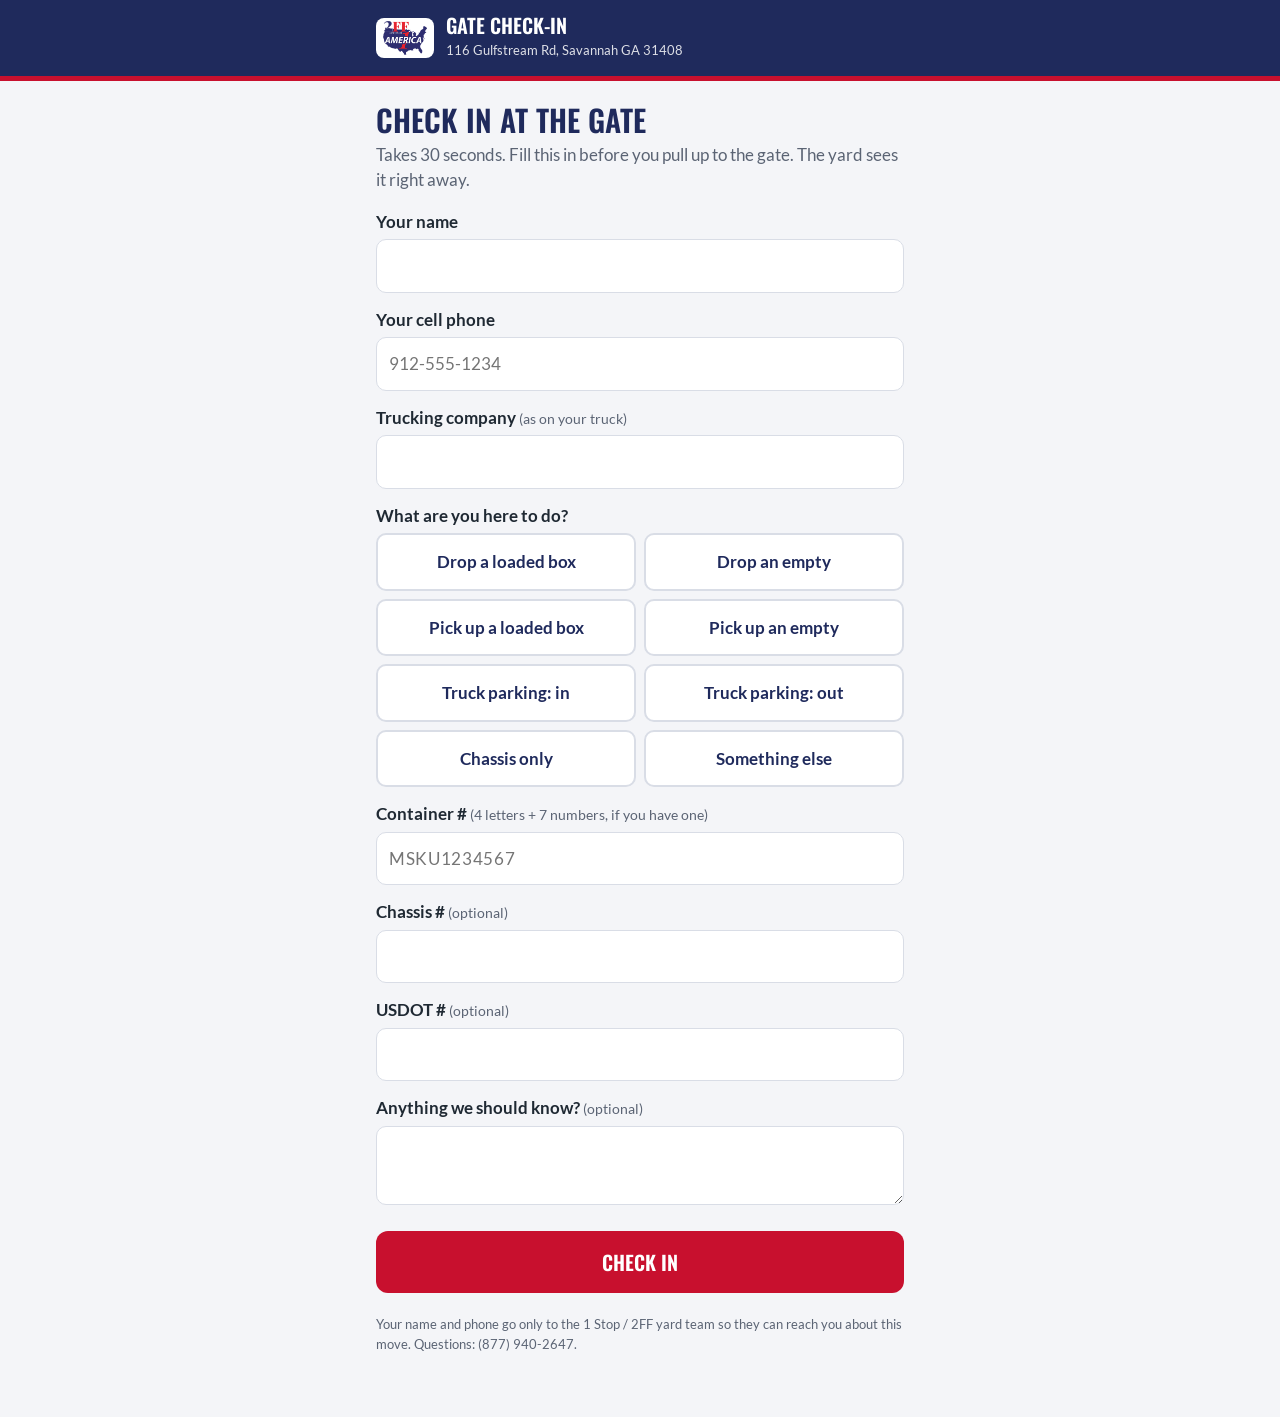
<file: gate/index.html>
<!doctype html>
<html lang="en">
<head>
<meta charset="utf-8">
<meta name="viewport" content="width=device-width, initial-scale=1">
<title>Gate check-in · 1 Stop Logistics / 2FF Logistics · 116 Gulfstream Rd</title>
<meta name="robots" content="noindex">
<link rel="icon" href="/icon-192.png">
<link rel="stylesheet" href="/fonts/fonts.css">
<style>
:root{--navy:#1F2A5C;--red:#C8102E;--ink:#1f2933;--mut:#5b6474;--line:#d9dde6;--bg:#f4f5f8;--ok:#1F6B29}
*{box-sizing:border-box}
body{margin:0;background:var(--bg);color:var(--ink);font:17px/1.5 Lato,system-ui,-apple-system,Segoe UI,Arial,sans-serif;-webkit-text-size-adjust:100%}
header{background:var(--navy);color:#fff;border-bottom:5px solid var(--red)}
.hw{max-width:560px;margin:0 auto;padding:14px 16px;display:flex;align-items:center;gap:12px}
.hw img{height:40px;background:#fff;border-radius:8px;padding:3px 7px}
.hw b{font:600 20px/1.1 Oswald,Arial Narrow,sans-serif;text-transform:uppercase;display:block}
.hw span{font-size:13px;opacity:.85}
main{max-width:560px;margin:0 auto;padding:18px 16px 50px}
h1{font:600 30px/1.1 Oswald,Arial Narrow,sans-serif;text-transform:uppercase;margin:4px 0 6px;color:var(--navy)}
.lead{color:var(--mut);margin:0 0 16px}
label{display:block;font-weight:700;margin:14px 0 5px}
label small{font-weight:400;color:var(--mut)}
input,select,textarea{width:100%;font:inherit;padding:13px 12px;border:1px solid var(--line);border-radius:10px;background:#fff}
input.up{text-transform:uppercase;letter-spacing:.04em}
.moves{display:grid;grid-template-columns:1fr 1fr;gap:8px}
.moves button{font:inherit;font-weight:700;padding:14px 10px;border:2px solid var(--line);border-radius:10px;background:#fff;color:var(--navy)}
.moves button.on{border-color:var(--navy);background:var(--navy);color:#fff}
.go{margin-top:20px;width:100%;font:600 20px Oswald,Arial Narrow,sans-serif;text-transform:uppercase;padding:16px;border:0;border-radius:12px;background:var(--red);color:#fff}
.go:disabled{opacity:.6}
.msg{margin-top:12px;font-weight:700}
.msg.bad{color:var(--red)}
.done{background:#fff;border:1px solid var(--line);border-left:6px solid var(--ok);border-radius:12px;padding:18px;margin-top:10px}
.done b{font:600 24px Oswald,Arial Narrow,sans-serif;color:var(--ok);text-transform:uppercase}
.hp{position:absolute;left:-9999px}
.fine{color:var(--mut);font-size:13px;margin-top:22px}
</style>
</head>
<body>
<header><div class="hw"><img src="/logo.png" alt="2FF Logistics"><div><b>Gate check-in</b><span>116 Gulfstream Rd, Savannah GA 31408</span></div></div></header>
<main>
<h1>Check in at the gate</h1>
<p class="lead">Takes 30 seconds. Fill this in before you pull up to the gate. The yard sees it right away.</p>
<form id="f" autocomplete="on" novalidate>
<label for="name">Your name</label><input id="name" autocomplete="name" required>
<label for="phone">Your cell phone</label><input id="phone" type="tel" inputmode="tel" autocomplete="tel" placeholder="912-555-1234" required>
<label for="company">Trucking company <small>(as on your truck)</small></label><input id="company" autocomplete="organization">
<label>What are you here to do?</label>
<div class="moves" id="moves">
<button type="button" data-m="drop_loaded">Drop a loaded box</button><button type="button" data-m="drop_empty">Drop an empty</button>
<button type="button" data-m="pickup_loaded">Pick up a loaded box</button><button type="button" data-m="pickup_empty">Pick up an empty</button>
<button type="button" data-m="parking_in">Truck parking: in</button><button type="button" data-m="parking_out">Truck parking: out</button>
<button type="button" data-m="chassis_only">Chassis only</button><button type="button" data-m="other">Something else</button>
</div>
<label for="container">Container # <small>(4 letters + 7 numbers, if you have one)</small></label><input id="container" class="up" maxlength="13" placeholder="MSKU1234567" autocapitalize="characters">
<label for="chassis">Chassis # <small>(optional)</small></label><input id="chassis" class="up" maxlength="14" autocapitalize="characters">
<label for="usdot">USDOT # <small>(optional)</small></label><input id="usdot" inputmode="numeric" maxlength="9">
<label for="note">Anything we should know? <small>(optional)</small></label><textarea id="note" rows="2" maxlength="300"></textarea>
<input class="hp" id="website" tabindex="-1" autocomplete="off" aria-hidden="true">
<button class="go" id="go" type="submit">Check in</button>
<div class="msg" id="msg" role="status"></div>
</form>
<div id="ok" hidden class="done"><b>You're checked in</b><p id="okTxt">Pull up to the gate. The yard has your info.</p><button class="go" type="button" id="again" style="background:var(--navy)">Check in another box</button></div>
<p class="fine">Your name and phone go only to the 1 Stop / 2FF yard team so they can reach you about this move. Questions: (877) 940-2647.</p>
</main>
<script>
(function(){var t0=Date.now(),mv='',$=function(i){return document.getElementById(i)};
var save=function(){try{localStorage.setItem('gateMe',JSON.stringify({name:$('name').value,phone:$('phone').value,company:$('company').value,usdot:$('usdot').value}))}catch(e){}};
try{var me=JSON.parse(localStorage.getItem('gateMe')||'{}');['name','phone','company','usdot'].forEach(function(k){if(me[k])$(k).value=me[k]})}catch(e){}
$('moves').addEventListener('click',function(e){var b=e.target.closest('button');if(!b)return;mv=b.dataset.m;[].forEach.call($('moves').children,function(x){x.classList.toggle('on',x===b)})});
$('f').addEventListener('submit',function(e){e.preventDefault();var m=$('msg');m.className='msg';
  var c=$('container').value.toUpperCase().replace(/[^A-Z0-9]/g,'');
  if(!$('name').value.trim()){m.className='msg bad';m.textContent='Enter your name.';return}
  if($('phone').value.replace(/\D/g,'').length<10){m.className='msg bad';m.textContent='Enter your 10-digit cell number.';return}
  if(!mv){m.className='msg bad';m.textContent='Tap what you are here to do.';return}
  if(c&&!/^[A-Z]{4}\d{7}$/.test(c)){m.className='msg bad';m.textContent='Container # is 4 letters and 7 numbers, like MSKU1234567.';return}
  $('go').disabled=true;m.textContent='Sending…';save();
  fetch('https://lzwidcwiejowjhgzkcxo.supabase.co/functions/v1/gate-checkin',{method:'POST',headers:{'Content-Type':'application/json'},body:JSON.stringify({
    name:$('name').value,phone:$('phone').value,company:$('company').value,usdot:$('usdot').value,move:mv,container:c,chassis:$('chassis').value,note:$('note').value,website:$('website').value,t:Date.now()-t0})})
  .then(function(r){return r.json()}).then(function(d){if(!d.ok)throw new Error(d.error||'Not sent');$('f').hidden=true;$('ok').hidden=false;$('okTxt').textContent='Pull up to the gate. The yard has your info'+(c?' for '+c:'')+'.'})
  .catch(function(err){m.className='msg bad';m.textContent=(err&&err.message)||'Not sent. See the yard office.'}).finally(function(){$('go').disabled=false})});
$('again').addEventListener('click',function(){$('ok').hidden=true;$('f').hidden=false;['container','chassis','note'].forEach(function(k){$(k).value=''});mv='';[].forEach.call($('moves').children,function(x){x.classList.remove('on')});t0=Date.now();$('msg').textContent=''});
})();
</script>
</body>
</html>
</file>
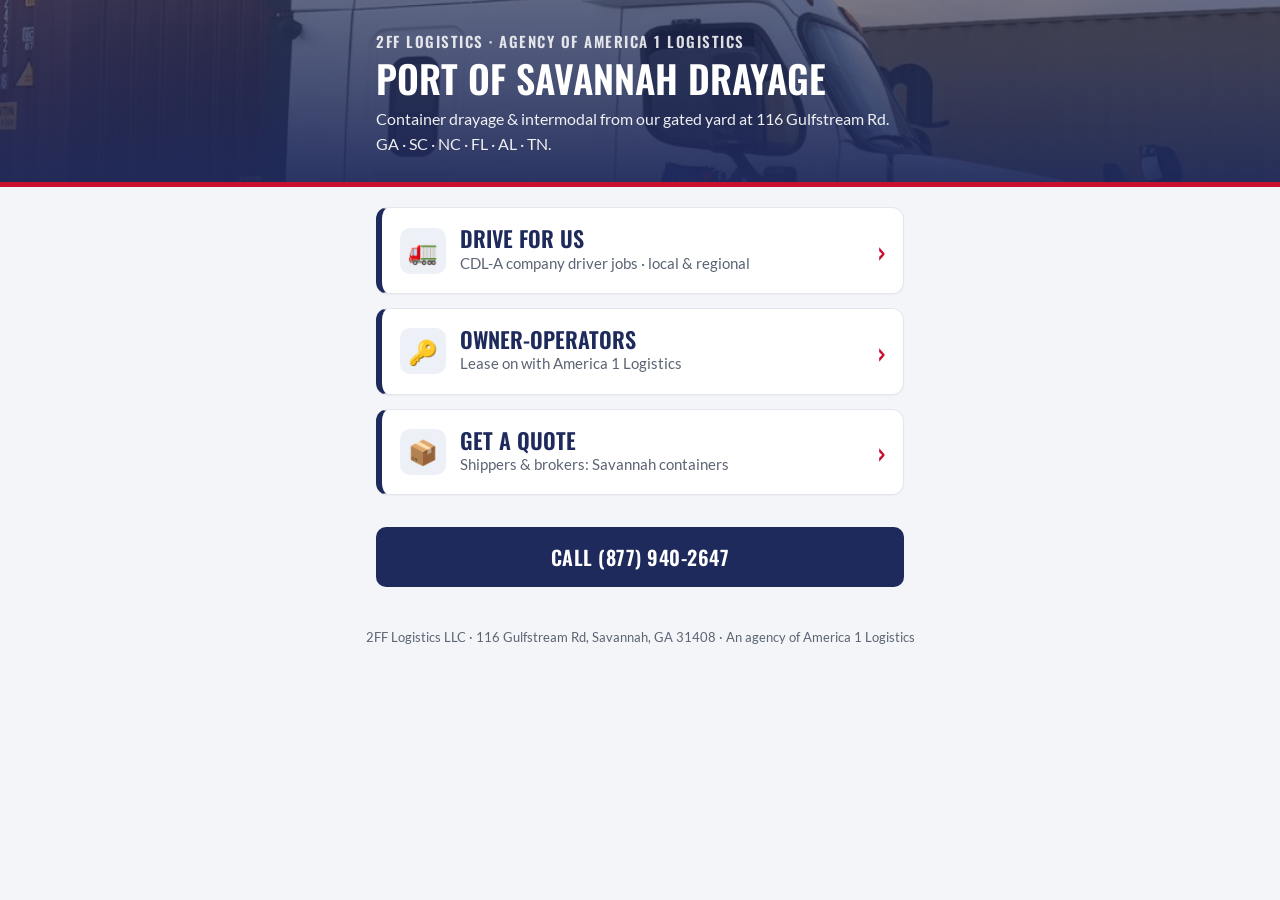
<file: go/index.html>
<!doctype html>
<html lang="en">
<head>
<meta charset="utf-8">
<meta name="viewport" content="width=device-width, initial-scale=1">
<title>2FF Logistics · Savannah Drayage</title>
<meta name="description" content="2FF Logistics, Port of Savannah container drayage and intermodal. Drive with us, lease on as an owner-operator, or get a drayage quote.">
<link rel="canonical" href="https://yard.2f-logistics.com/go/">
<link rel="icon" href="/icon-192.png">
<link rel="stylesheet" href="/fonts/fonts.css">
<meta property="og:title" content="2FF Logistics · Savannah Drayage">
<meta property="og:description" content="Drive with us, lease on, or get a Port of Savannah drayage quote.">
<meta property="og:image" content="https://yard.2f-logistics.com/social/fleet/cascadia-container.jpg">
<style>
:root{--navy:#1F2A5C;--red:#C8102E;--ink:#1f2933;--mut:#5b6474;--line:#e3e6ee;--bg:#f4f5f8;--card:#fff;--ok:#1F6B29}
*{box-sizing:border-box}
body{margin:0;background:var(--bg);color:var(--ink);font:16px/1.55 Lato,system-ui,-apple-system,Segoe UI,Arial,sans-serif;-webkit-text-size-adjust:100%}
a{color:var(--navy)}
.hero{background:linear-gradient(180deg,rgba(31,42,92,.55),rgba(31,42,92,.92)),url(/social/fleet/cascadia-container.jpg) center 40%/cover;color:#fff;border-bottom:5px solid var(--red)}
.w{max-width:560px;margin:0 auto;padding-left:max(16px,env(safe-area-inset-left,0px));padding-right:max(16px,env(safe-area-inset-right,0px))}
.hero .w{padding-block:34px 26px}
.brand{font:600 15px/1 Oswald,Arial Narrow,sans-serif;letter-spacing:1.5px;text-transform:uppercase;opacity:.85}
h1{font:600 38px/1.05 Oswald,Arial Narrow,sans-serif;text-transform:uppercase;margin:10px 0 8px;text-wrap:balance}
.sub{margin:0;opacity:.92}
main .w{padding-block:20px 40px;display:flex;flex-direction:column;gap:14px}
.door{display:flex;gap:14px;align-items:center;background:var(--card);border:1px solid var(--line);border-left:6px solid var(--navy);border-radius:12px;padding:18px;text-decoration:none;color:var(--ink);box-shadow:0 1px 2px rgba(0,0,0,.04)}
.door:hover,.door:focus-visible{border-left-color:var(--red);outline:none;box-shadow:0 3px 10px rgba(31,42,92,.12)}
.door b{display:block;font:600 22px/1.15 Oswald,Arial Narrow,sans-serif;text-transform:uppercase;color:var(--navy)}
.door span{display:block;color:var(--mut);font-size:15px}
.door i{margin-left:auto;font-style:normal;font:600 26px Oswald,sans-serif;color:var(--red)}
.door .ic{flex:0 0 46px;height:46px;border-radius:10px;background:#eef0f7;display:grid;place-items:center;font-size:24px}
.card{background:var(--card);border:1px solid var(--line);border-radius:12px;padding:20px}
.card[hidden]{display:none!important}
h2{font:600 22px/1.2 Oswald,Arial Narrow,sans-serif;text-transform:uppercase;color:var(--navy);margin:0 0 6px}
label{display:block;font-weight:700;font-size:14px;margin:12px 0 5px}
label .h{font-weight:400;color:var(--mut)}
input,select,textarea{width:100%;font:16px Lato,system-ui,sans-serif;padding:11px 12px;border:1px solid #c9cedb;border-radius:8px;background:#fff;color:var(--ink)}
textarea{min-height:80px}
.two{display:grid;grid-template-columns:1fr 1fr;gap:0 12px}
.two>*{min-width:0}
@media(max-width:420px){.two{grid-template-columns:1fr}}
.btn{display:block;width:100%;margin-top:18px;background:var(--red);color:#fff;border:0;border-radius:10px;padding:15px;font:600 20px Oswald,Arial Narrow,sans-serif;text-transform:uppercase;letter-spacing:.5px;cursor:pointer;text-align:center;text-decoration:none}
.btn.alt{background:var(--navy)}
.err{color:var(--red);font-weight:700;margin-top:10px}
.ok{color:var(--ok);font-weight:700}
.hp{position:absolute;left:-5000px}
.fine{font-size:13px;color:var(--mut);margin:12px 0 0}
footer{text-align:center;color:var(--mut);font-size:13px;padding:0 16px 30px}
</style>
</head>
<body>
<div class="hero"><div class="w">
<div class="brand">2FF Logistics · Agency of America 1 Logistics</div>
<h1>Port of Savannah drayage</h1>
<p class="sub">Container drayage &amp; intermodal from our gated yard at 116 Gulfstream Rd. GA · SC · NC · FL · AL · TN.</p>
</div></div>
<main><div class="w">
<a class="door" id="d-drive" href="/jobs/"><div class="ic">🚛</div><div><b>Drive for us</b><span>CDL-A company driver jobs · local &amp; regional</span></div><i>›</i></a>
<a class="door" id="d-owner" href="/jobs/?j=owner-operator-regional-containers-america1"><div class="ic">🔑</div><div><b>Owner-operators</b><span>Lease on with America 1 Logistics</span></div><i>›</i></a>
<a class="door" id="d-quote" href="#quote"><div class="ic">📦</div><div><b>Get a quote</b><span>Shippers &amp; brokers: Savannah containers</span></div><i>›</i></a>

<form class="card" id="quote" hidden novalidate>
<h2>Drayage quote</h2>
<p class="fine" style="margin-top:0">Tell us the move. We answer during business hours (Mon–Sat, 6 AM–6 PM). Rather talk? Call <b>(877) 940-2647</b>.</p>
<div class="two"><div><label for="name">Your name</label><input id="name" name="name" autocomplete="name" required></div>
<div><label for="company">Company <span class="h">(optional)</span></label><input id="company" name="company" autocomplete="organization"></div></div>
<div class="two"><div><label for="phone">Phone</label><input id="phone" name="phone" type="tel" autocomplete="tel" inputmode="tel"></div>
<div><label for="email">Email</label><input id="email" name="email" type="email" autocomplete="email"></div></div>
<div class="two"><div><label for="move_type">Move</label><select id="move_type" name="move_type"><option value="">Choose…</option><option>Import</option><option>Export</option><option>Intermodal / rail</option><option>Other</option></select></div>
<div><label for="container">Container</label><select id="container" name="container"><option value="">Choose…</option><option>20'</option><option>40'</option><option>40' HC</option><option>45'</option><option>Reefer</option><option>Flat rack / OOG</option><option>Several / mixed</option></select></div></div>
<label for="origin_dest">Pick up → deliver to <span class="h">(terminal or city/ZIP)</span></label><input id="origin_dest" name="origin_dest" placeholder="e.g. Garden City Terminal → Atlanta 30336">
<div class="two"><div><label for="weight_lbs">Cargo weight <span class="h">(lbs)</span></label><input id="weight_lbs" name="weight_lbs" inputmode="numeric"></div>
<div><label for="ready_date">Ready date</label><input id="ready_date" name="ready_date" type="date"></div></div>
<label for="hazmat"><input type="checkbox" id="hazmat" name="hazmat" style="width:auto;margin-right:8px">Hazmat</label>
<label for="notes">Anything else <span class="h">(volume, appointments, special handling)</span></label><textarea id="notes" name="notes"></textarea>
<input class="hp" name="website" tabindex="-1" autocomplete="off" aria-hidden="true">
<button class="btn" type="submit">Send my quote request</button>
<div class="err" id="qerr" role="alert"></div>
<p class="fine">Don't post container numbers or bookings publicly. We use your details only to answer this request.</p>
</form>
<div class="card ok" id="thanks" hidden>Thanks, we have it. Someone from 2FF will call or email you shortly. Need it now? Call (877) 940-2647.</div>

<a class="btn alt" href="tel:+18779402647">Call (877) 940-2647</a>
</div></main>
<footer>2FF Logistics LLC · 116 Gulfstream Rd, Savannah, GA 31408 · An agency of America 1 Logistics</footer>
<script>
(function(){
var q=new URLSearchParams(location.search),src=(q.get('src')||q.get('utm_source')||q.get('ref')||'').replace(/[^a-z0-9_-]/gi,'').slice(0,40)||'go',t0=Date.now();
function add(a){var u=new URL(a.getAttribute('href'),location.href);u.searchParams.set('ref',src);a.href=u.pathname+u.search}
add(document.getElementById('d-drive'));add(document.getElementById('d-owner'));
var f=document.getElementById('quote'),err=document.getElementById('qerr'),ty=document.getElementById('thanks');
function open(){f.hidden=false;f.scrollIntoView({behavior:'smooth',block:'start'});setTimeout(function(){document.getElementById('name').focus()},300)}
document.getElementById('d-quote').addEventListener('click',function(e){e.preventDefault();open()});
if(location.hash==='#quote')open();
f.addEventListener('submit',function(e){e.preventDefault();err.textContent='';
 var o={t:Date.now()-t0,ref:src};new FormData(f).forEach(function(v,k){o[k]=v});o.hazmat=document.getElementById('hazmat').checked;
 if(!String(o.name||'').trim()){err.textContent='Enter your name.';return}
 if(!String(o.phone||'').trim()&&!String(o.email||'').trim()){err.textContent='Give us a phone number or an email.';return}
 var b=f.querySelector('button');b.disabled=true;b.textContent='Sending…';
 fetch('https://lzwidcwiejowjhgzkcxo.supabase.co/functions/v1/quote-public',{method:'POST',headers:{'content-type':'application/json'},body:JSON.stringify(o)})
  .then(function(r){return r.json()}).then(function(d){if(d.ok){f.hidden=true;ty.hidden=false;ty.scrollIntoView({block:'center'})}else{err.textContent=d.error||'Something went wrong. Call (877) 940-2647.';b.disabled=false;b.textContent='Send my quote request'}})
  .catch(function(){err.textContent='No connection. Call (877) 940-2647.';b.disabled=false;b.textContent='Send my quote request'});
});
})();
</script>
</body>
</html>
</file>
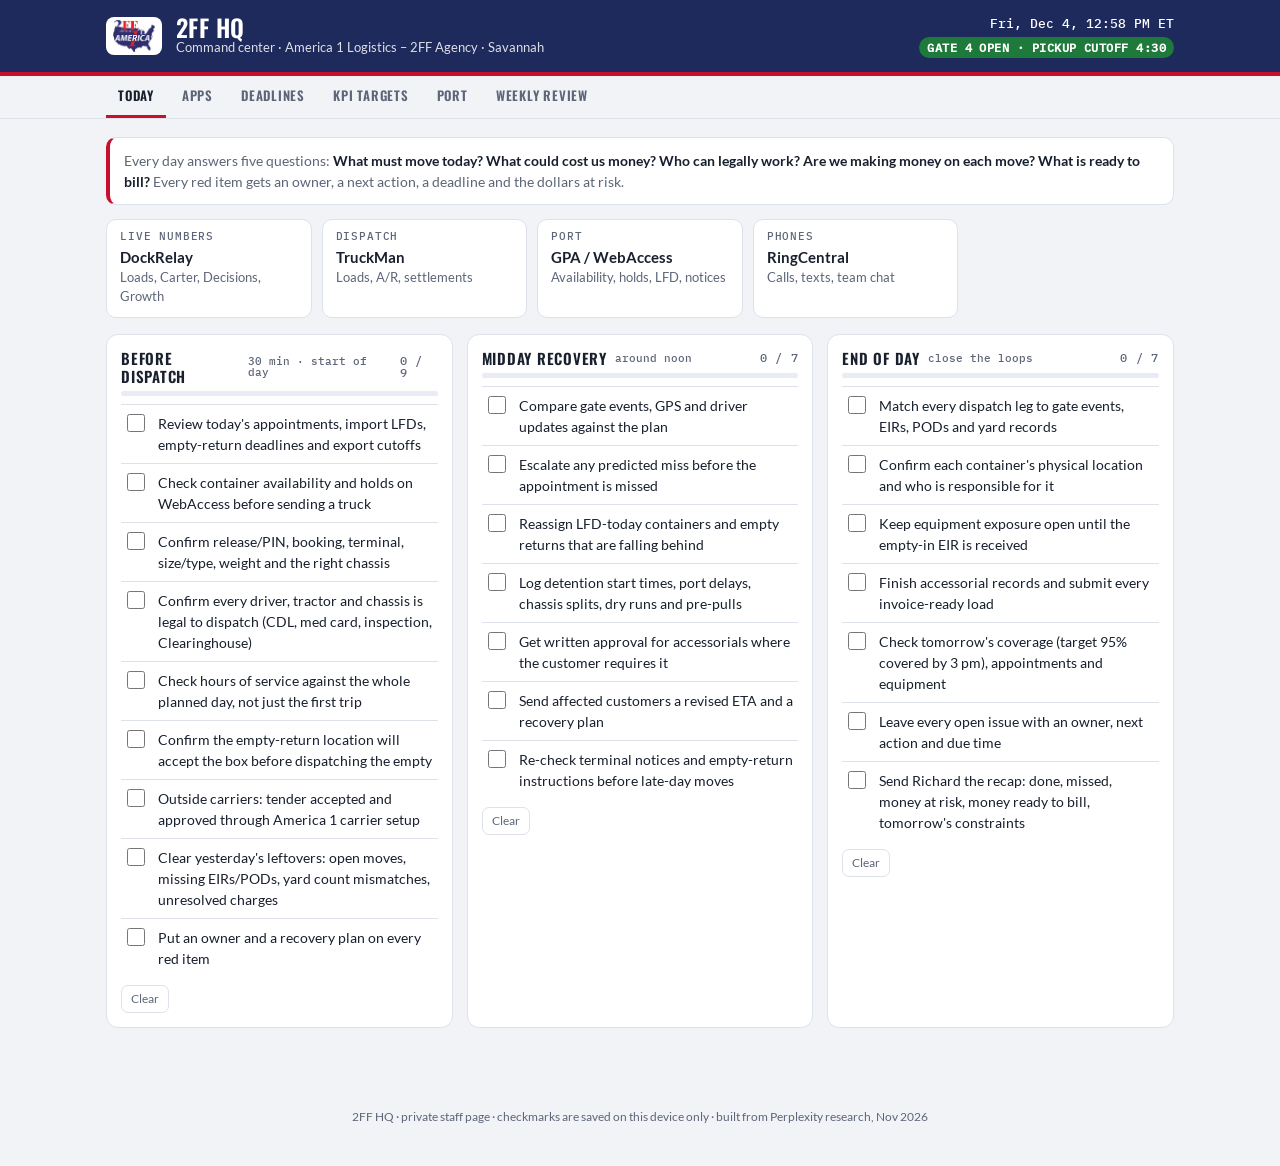
<file: hq/index.html>
<!doctype html>
<html lang="en">
<head>
<meta charset="utf-8">
<meta name="viewport" content="width=device-width, initial-scale=1, viewport-fit=cover">
<title>2FF HQ</title>
<meta name="robots" content="noindex, nofollow">
<meta name="theme-color" content="#1F2A5C">
<meta name="apple-mobile-web-app-capable" content="yes">
<meta name="apple-mobile-web-app-title" content="2FF HQ">
<link rel="manifest" href="manifest.webmanifest">
<link rel="icon" href="/icon-192.png">
<link rel="apple-touch-icon" href="/apple-touch-icon.png">
<link rel="stylesheet" href="/fonts/fonts.css">
<style>
:root{--bg:#f2f3f7;--card:#fff;--ink:#18202e;--mut:#5c6678;--line:#dde1ea;--navy:#1F2A5C;--red:#C8102E;--ok:#1d7a3a;--warn:#b26a00;--bad:#C8102E;--chip:#e9ecf4;color-scheme:light}
@media (prefers-color-scheme:dark){:root{--bg:#0e121b;--card:#171d2a;--ink:#e8ebf2;--mut:#98a2b6;--line:#2a3244;--navy:#8fa4ff;--red:#ff5d6e;--ok:#4fc77a;--warn:#f0a83a;--bad:#ff5d6e;--chip:#222a3b;color-scheme:dark}}
*{box-sizing:border-box}
body{margin:0;background:var(--bg);color:var(--ink);font:15px/1.5 Lato,system-ui,-apple-system,"Segoe UI",Arial,sans-serif;-webkit-text-size-adjust:100%}
a{color:inherit}
header{background:#1F2A5C;color:#fff;border-bottom:4px solid #C8102E;padding-top:env(safe-area-inset-top,0px)}
.wrap{max-width:1100px;margin:0 auto;padding-left:max(16px,env(safe-area-inset-left,0px));padding-right:max(16px,env(safe-area-inset-right,0px))}
.hd{display:flex;align-items:center;gap:14px;padding-block:14px;flex-wrap:wrap}
.hd img{height:38px;background:#fff;border-radius:8px;padding:3px 7px}
.hd h1{font:600 24px/1 Oswald,"Arial Narrow",sans-serif;text-transform:uppercase;letter-spacing:.02em;margin:0}
.hd .sub{font-size:12.5px;opacity:.85}
.hd .clock{margin-left:auto;text-align:right;font-family:"IBM Plex Mono",ui-monospace,monospace;font-size:13px}
.gate{display:inline-block;margin-top:3px;padding:2px 8px;border-radius:99px;font-size:11.5px;font-weight:700;letter-spacing:.04em;text-transform:uppercase}
.g-open{background:#1d7a3a}.g-soon{background:#b26a00}.g-closed{background:#5c6678}
nav.tabs{position:sticky;top:0;z-index:5;background:var(--bg);border-bottom:1px solid var(--line)}
nav.tabs .wrap{display:flex;gap:4px;overflow-x:auto;scrollbar-width:none}
nav.tabs button{font:600 13px/1 Oswald,"Arial Narrow",sans-serif;text-transform:uppercase;letter-spacing:.06em;border:0;background:none;color:var(--mut);padding:13px 12px;border-bottom:3px solid transparent;cursor:pointer;white-space:nowrap}
nav.tabs button.on{color:var(--ink);border-bottom-color:var(--red)}
main{padding-block:18px 60px}
section[hidden]{display:none}
h2{font:600 18px/1.2 Oswald,"Arial Narrow",sans-serif;text-transform:uppercase;letter-spacing:.04em;margin:22px 0 10px;color:var(--navy);text-wrap:balance}
h2:first-child{margin-top:0}
h2 small{font:500 11.5px/1 "IBM Plex Mono",monospace;color:var(--mut);text-transform:none;letter-spacing:0;margin-left:6px}
.q{background:var(--card);border:1px solid var(--line);border-left:4px solid var(--red);border-radius:10px;padding:12px 14px;margin-bottom:14px;color:var(--mut);font-size:14px}
.q b{color:var(--ink)}
.grid{display:grid;gap:10px;grid-template-columns:repeat(auto-fill,minmax(200px,1fr))}
.tile{display:block;text-decoration:none;background:var(--card);border:1px solid var(--line);border-radius:10px;padding:11px 13px;min-width:0;transition:border-color .15s}
.tile:hover{border-color:var(--navy)}
.tile .k{font:500 10.5px/1 "IBM Plex Mono",monospace;text-transform:uppercase;letter-spacing:.08em;color:var(--mut)}
.tile .n{font-weight:700;margin-top:5px}
.tile .d{font-size:12.5px;color:var(--mut)}
.cols{display:grid;gap:14px;grid-template-columns:repeat(auto-fit,minmax(300px,1fr))}
.card{background:var(--card);border:1px solid var(--line);border-radius:12px;padding:14px;min-width:0}
.card h3{font:600 15px/1.2 Oswald,"Arial Narrow",sans-serif;text-transform:uppercase;letter-spacing:.05em;margin:0 0 4px;display:flex;align-items:center;gap:8px}
.card h3 .when{font:500 11px/1 "IBM Plex Mono",monospace;color:var(--mut);text-transform:none;letter-spacing:0}
.card h3 .cnt{margin-left:auto;font:500 12px/1 "IBM Plex Mono",monospace;color:var(--mut)}
.bar{height:5px;background:var(--chip);border-radius:9px;overflow:hidden;margin:6px 0 8px}
.bar i{display:block;height:100%;background:var(--ok);width:0;transition:width .2s}
ul.chk{list-style:none;margin:0;padding:0}
ul.chk li{border-top:1px solid var(--line)}
ul.chk label{display:flex;gap:10px;align-items:flex-start;padding:8px 2px;cursor:pointer;font-size:14px}
ul.chk input{width:18px;height:18px;margin-top:1px;flex:none;accent-color:var(--ok)}
ul.chk input:checked+span{color:var(--mut);text-decoration:line-through}
.reset{font:inherit;font-size:12px;border:1px solid var(--line);background:none;color:var(--mut);border-radius:7px;padding:4px 9px;cursor:pointer;margin-top:8px}
.tw{overflow-x:auto;background:var(--card);border:1px solid var(--line);border-radius:12px}
table{border-collapse:collapse;width:100%;font-size:13.5px;min-width:560px}
th,td{text-align:left;padding:9px 12px;border-bottom:1px solid var(--line);vertical-align:top}
th{font:600 11px/1.2 "IBM Plex Mono",monospace;text-transform:uppercase;letter-spacing:.06em;color:var(--mut);background:var(--chip)}
tr:last-child td{border-bottom:0}
td.t{font-family:"IBM Plex Mono",monospace;font-size:12.5px;white-space:nowrap}
.pill{display:inline-block;font:700 11px/1 "IBM Plex Mono",monospace;padding:4px 7px;border-radius:99px;white-space:nowrap}
.p-bad{background:color-mix(in srgb,var(--bad) 16%,transparent);color:var(--bad)}
.p-warn{background:color-mix(in srgb,var(--warn) 18%,transparent);color:var(--warn)}
.p-ok{background:color-mix(in srgb,var(--ok) 16%,transparent);color:var(--ok)}
.p-mut{background:var(--chip);color:var(--mut)}
.note{font-size:12.5px;color:var(--mut);margin:8px 2px 0}
.who{font-size:12px;color:var(--mut)}
footer{font-size:12px;color:var(--mut);text-align:center;padding-block:20px 40px}
@media (max-width:640px){.stack table{min-width:0}.stack thead{display:none}.stack tr{display:block;border-bottom:1px solid var(--line);padding:6px 0}.stack td{display:block;border:0;padding:3px 14px}.stack td.t{padding-top:8px}}
@media (max-width:560px){.hd .clock{margin-left:0;text-align:left;width:100%}}
</style>
</head>
<body>
<header>
 <div class="wrap hd">
  <img src="/logo.png" alt="2FF Logistics">
  <div><h1>2FF HQ</h1><div class="sub">Command center · America 1 Logistics – 2FF Agency · Savannah</div></div>
  <div class="clock"><div id="now">—</div><span id="gate" class="gate g-closed">Garden City gates —</span></div>
 </div>
</header>
<nav class="tabs"><div class="wrap" id="tabs">
 <button data-t="today" class="on">Today</button>
 <button data-t="apps">Apps</button>
 <button data-t="deadlines">Deadlines</button>
 <button data-t="kpis">KPI targets</button>
 <button data-t="port">Port</button>
 <button data-t="week">Weekly review</button>
</div></nav>

<main class="wrap">

<!-- TODAY -->
<section id="today">
 <div class="q">Every day answers five questions: <b>What must move today? What could cost us money? Who can legally work? Are we making money on each move? What is ready to bill?</b> Every red item gets an owner, a next action, a deadline and the dollars at risk.</div>
 <div class="grid" style="margin-bottom:16px">
  <a class="tile" href="/" target="_blank" rel="noopener"><div class="k">Live numbers</div><div class="n">DockRelay</div><div class="d">Loads, Carter, Decisions, Growth</div></a>
  <a class="tile" href="https://www.truckman3.com/operations/index.jsp" target="_blank" rel="noopener"><div class="k">Dispatch</div><div class="n">TruckMan</div><div class="d">Loads, A/R, settlements</div></a>
  <a class="tile" href="https://gaports.com" target="_blank" rel="noopener"><div class="k">Port</div><div class="n">GPA / WebAccess</div><div class="d">Availability, holds, LFD, notices</div></a>
  <a class="tile" href="https://app.ringcentral.com" target="_blank" rel="noopener"><div class="k">Phones</div><div class="n">RingCentral</div><div class="d">Calls, texts, team chat</div></a>
 </div>
 <div class="cols" id="daily"></div>
</section>

<!-- APPS -->
<section id="apps" hidden>
 <h2>Run the business <small>daily</small></h2>
 <div class="grid" id="appsRun"></div>
 <h2>Compliance &amp; safety</h2>
 <div class="grid" id="appsComp"></div>
 <h2>Money &amp; credit</h2>
 <div class="grid" id="appsMoney"></div>
 <h2>Claude</h2>
 <div class="grid" id="appsClaude"></div>
</section>

<!-- DEADLINES -->
<section id="deadlines" hidden>
 <div class="q">2FF runs under <b>America 1 Logistics' authority (MC 752131 / USDOT 2164657)</b>. Several filings below belong to America 1, not 2FF. The <b>Owner</b> column says who files. Confirm anything marked "confirm" with America 1 in writing, because if nobody owns a filing, it gets missed.</div>
 <div class="tw stack"><table><thead><tr><th>Due</th><th>Requirement</th><th>Owner</th><th>What to do</th><th>Status</th></tr></thead><tbody id="dl"></tbody></table></div>
 <p class="note">Reminders fire internally at 60 / 30 / 14 / 7 days. They are an internal control, not the legal deadline. Every date is calculated from today in the browser. Per-driver and per-truck dates (CDL, medical card, TWIC, annual inspection, MVR, Clearinghouse annual query) belong on each driver and truck record in DockRelay.</p>
</section>

<!-- KPIS -->
<section id="kpis" hidden>
 <div class="q">These are <b>starting targets</b>, not regulations or industry averages. Measure a 30-day baseline in DockRelay and TruckMan, then tighten each target by lane and customer. Don't judge dispatchers on moves per truck alone, because that rewards easy turns and hides bad margin.</div>
 <h2>Dispatch, port &amp; equipment</h2>
 <div class="tw"><table><thead><tr><th>KPI</th><th>How it's measured</th><th>Target</th></tr></thead><tbody id="k1"></tbody></table></div>
 <h2>Money &amp; agency</h2>
 <div class="tw"><table><thead><tr><th>KPI</th><th>How it's measured</th><th>Target</th></tr></thead><tbody id="k2"></tbody></table></div>
 <p class="note">Keep three money views separate so the same load is never counted twice: <b>company trucks</b> (truck economics), <b>leased owner-operators</b> (what 2FF keeps after settlement) and <b>agency loads</b> (2FF's commission from America 1). For lenders and bureaus, 2FF's revenue is its commission, not the gross freight bill.</p>
</section>

<!-- PORT -->
<section id="port" hidden>
 <h2>Garden City Terminal gates <small>verify on gaports.com before late moves</small></h2>
 <div class="tw"><table><thead><tr><th>Gate</th><th>Weekdays</th><th>Saturday</th><th>Notes</th></tr></thead><tbody>
  <tr><td><b>Gate 4</b></td><td class="t">4:00 am – 6:00 pm</td><td class="t">8:00 am – 5:00 pm</td><td>Reefer service starts 6:00 am. On Saturday, dry containers only.</td></tr>
  <tr><td><b>Gates 3 &amp; 8</b></td><td class="t">6:00 am – 5:00 pm</td><td class="t">Closed</td><td></td></tr>
  <tr><td><b>Dry pickup cutoff</b></td><td class="t">4:30 pm</td><td class="t">3:30 pm</td><td>Ask whether the move is still feasible before the cutoff, not just whether the gate is open.</td></tr>
  <tr><td><b>Dry drop-off cutoff</b></td><td class="t">5:00 pm</td><td class="t">4:00 pm</td><td></td></tr>
 </tbody></table></div>
 <h2>Charge clocks <small>track separately for every container</small></h2>
 <div class="tw"><table><thead><tr><th>Clock</th><th>Fields to keep</th><th>Alert</th></tr></thead><tbody>
  <tr><td><b>Terminal demurrage / storage</b></td><td>Availability, holds, terminal LFD, tariff, pickup event</td><td>72 / 48 / 24 hrs before LFD. Red when the pickup is at risk.</td></tr>
  <tr><td><b>Ocean per diem / detention</b></td><td>Full out-gate, free-time rule, empty deadline, accepted return location, empty-in EIR</td><td>72 / 48 / 24 hrs. Red when there's no workable return plan.</td></tr>
  <tr><td><b>Chassis usage</b></td><td>Chassis ID, provider, start/stop, daily rate</td><td>Unexplained idle time over 24 hrs.</td></tr>
 </tbody></table></div>
 <p class="note">Avoidable demurrage and per diem target: <b>$0</b>. Investigate every charge. A missing LFD shows as "not verified", never green. Delivering the box doesn't close the container. Equipment exposure stays open until the empty-in EIR is on file. Navis is GPA's and the ocean carriers' internal system. Your visibility comes through WebAccess.</p>
</section>

<!-- WEEK -->
<section id="week" hidden>
 <div class="q">Run this every <b>Friday</b>. Pick <b>one</b> recurring failure each week, find the cause and give it a measurable fix with an owner.</div>
 <div class="cols" id="weekly"></div>
</section>

</main>
<footer class="wrap">2FF HQ · private staff page · checkmarks are saved on this device only · built from Perplexity research, Nov 2026</footer>

<script>
const $=s=>document.querySelector(s);
function store(k,v){try{if(v===undefined)return JSON.parse(localStorage.getItem(k)||'null');localStorage.setItem(k,JSON.stringify(v))}catch(e){return null}}
const esc=s=>String(s).replace(/[&<>"]/g,c=>({'&':'&amp;','<':'&lt;','>':'&gt;','"':'&quot;'}[c]));

/* Savannah time */
function sav(){const p=new Intl.DateTimeFormat('en-US',{timeZone:'America/New_York',year:'numeric',month:'2-digit',day:'2-digit',hour:'2-digit',minute:'2-digit',weekday:'short',hourCycle:'h23'}).formatToParts(new Date());const o={};p.forEach(x=>o[x.type]=x.value);return o}
function tick(){
 const o=sav(),h=+o.hour,m=+o.minute,t=h*60+m,dow=o.weekday;
 $('#now').textContent=new Date().toLocaleString('en-US',{timeZone:'America/New_York',weekday:'short',month:'short',day:'numeric',hour:'numeric',minute:'2-digit'})+' ET';
 let open=0,close=0,cut=0,label='';
 if(['Mon','Tue','Wed','Thu','Fri'].includes(dow)){open=240;close=1080;cut=990}else if(dow==='Sat'){open=480;close=1020;cut=930}
 const g=$('#gate');
 if(!close||t<open||t>=close){g.className='gate g-closed';label=close&&t<open?'Gates closed · Gate 4 opens '+(open/60)+':00':'Gates closed'}
 else if(t>=cut){g.className='gate g-soon';label='Past dry pickup cutoff · drop-offs till '+(dow==='Sat'?'4:00':'5:00')}
 else if(cut-t<=60){g.className='gate g-soon';label='Pickup cutoff in '+(cut-t)+' min'}
 else{g.className='gate g-open';label='Gate 4 open · pickup cutoff '+(dow==='Sat'?'3:30':'4:30')}
 g.textContent=label;
}
tick();setInterval(tick,30000);

/* tabs, remembered + #hash */
const tabs=[...document.querySelectorAll('#tabs button')];
function show(t){if(!document.getElementById(t))t='today';tabs.forEach(b=>b.classList.toggle('on',b.dataset.t===t));document.querySelectorAll('main>section').forEach(s=>s.hidden=s.id!==t);store('hq-tab',t)}
tabs.forEach(b=>b.onclick=()=>{show(b.dataset.t);history.replaceState(null,'','#'+b.dataset.t)});
window.addEventListener('hashchange',()=>show(location.hash.slice(1)));
show(location.hash.slice(1)||store('hq-tab')||'today');

/* checklists */
function checklist(host,id,title,when,items,period){
 const key='hq-'+id+'-'+period;const st=store(key)||{};
 const c=document.createElement('div');c.className='card';
 c.innerHTML='<h3>'+esc(title)+' <span class="when">'+esc(when)+'</span><span class="cnt"></span></h3><div class="bar"><i></i></div><ul class="chk">'+items.map((x,i)=>'<li><label><input type="checkbox" data-i="'+i+'"'+(st[i]?' checked':'')+'><span>'+esc(x)+'</span></label></li>').join('')+'</ul><button class="reset">Clear</button>';
 const upd=()=>{const n=Object.values(st).filter(Boolean).length;c.querySelector('.cnt').textContent=n+' / '+items.length;c.querySelector('.bar i').style.width=(100*n/items.length)+'%'};
 c.querySelectorAll('input').forEach(i=>i.onchange=()=>{st[i.dataset.i]=i.checked;store(key,st);upd()});
 c.querySelector('.reset').onclick=()=>{for(const k in st)delete st[k];store(key,st);c.querySelectorAll('input').forEach(i=>i.checked=false);upd()};
 upd();host.appendChild(c);
}
const o0=sav(),today=o0.year+'-'+o0.month+'-'+o0.day;
const d0=new Date(+o0.year,+o0.month-1,+o0.day);const fri=new Date(d0);fri.setDate(d0.getDate()-((d0.getDay()+2)%7));const wk=fri.toISOString().slice(0,10);
const D=$('#daily');
checklist(D,'am','Before dispatch','30 min · start of day',[
 "Review today's appointments, import LFDs, empty-return deadlines and export cutoffs",
 'Check container availability and holds on WebAccess before sending a truck',
 'Confirm release/PIN, booking, terminal, size/type, weight and the right chassis',
 'Confirm every driver, tractor and chassis is legal to dispatch (CDL, med card, inspection, Clearinghouse)',
 'Check hours of service against the whole planned day, not just the first trip',
 'Confirm the empty-return location will accept the box before dispatching the empty',
 'Outside carriers: tender accepted and approved through America 1 carrier setup',
 "Clear yesterday's leftovers: open moves, missing EIRs/PODs, yard count mismatches, unresolved charges",
 'Put an owner and a recovery plan on every red item'],today);
checklist(D,'mid','Midday recovery','around noon',[
 'Compare gate events, GPS and driver updates against the plan',
 'Escalate any predicted miss before the appointment is missed',
 'Reassign LFD-today containers and empty returns that are falling behind',
 'Log detention start times, port delays, chassis splits, dry runs and pre-pulls',
 'Get written approval for accessorials where the customer requires it',
 'Send affected customers a revised ETA and a recovery plan',
 'Re-check terminal notices and empty-return instructions before late-day moves'],today);
checklist(D,'pm','End of day','close the loops',[
 'Match every dispatch leg to gate events, EIRs, PODs and yard records',
 "Confirm each container's physical location and who is responsible for it",
 'Keep equipment exposure open until the empty-in EIR is received',
 'Finish accessorial records and submit every invoice-ready load',
 "Check tomorrow's coverage (target 95% covered by 3 pm), appointments and equipment",
 'Leave every open issue with an owner, next action and due time',
 'Send Richard the recap: done, missed, money at risk, money ready to bill, tomorrow\'s constraints'],today);

const W=$('#weekly');
checklist(W,'wk','Friday review','week of '+wk,[
 'Profitability: margin by customer, lane, truck, owner-operator, dispatcher and agency load; flag underpriced work',
 'Service: late moves, failed pickups, preventable dry runs, complaints, how well recovery worked',
 'Equipment: GPS vs physical count, chassis idle time, overdue returns, PM schedule, inspection expirations',
 'Billing: completed-but-unbilled loads, rejected accessorials, missing documents, disputed invoices',
 'Cash: A/R aging, who is collecting what, settlements, fuel, 30-day cash forecast',
 'Short-pays: every America 1 chargeback disputed or explained',
 'Compliance: 60/30/14/7-day expirations, random testing, Clearinghouse queries, DQ files, filing calendar',
 "Agency controls: carrier verification exceptions, changed payment instructions (fraud check), claims, America 1 reconciliation",
 'Data quality: missing deadlines, duplicate containers, unmatched gate transactions, loads closed too early',
 'Improvement: one recurring failure, its cause, a measurable fix and an owner'],wk);

/* apps */
function tiles(id,arr){$(id).innerHTML=arr.map(a=>'<a class="tile" href="'+a[3]+'" target="_blank" rel="noopener"><div class="k">'+esc(a[0])+'</div><div class="n">'+esc(a[1])+'</div><div class="d">'+esc(a[2])+'</div></a>').join('')}
tiles('#appsRun',[
 ['2FF + 1 Stop','DockRelay','Yard app, Carter, Decisions, Growth','/'],
 ['America 1 TMS','TruckMan','Loads, A/R aging, settlements','https://www.truckman3.com/operations/index.jsp'],
 ['Port of Savannah','GPA','WebAccess, gate notices, holidays','https://gaports.com'],
 ['Phones','RingCentral','Calls, texts, team chat','https://app.ringcentral.com'],
 ['Email','Gmail','rp@2f-logistics.com','https://mail.google.com'],
 ['Gate','Yard check-in','Driver gate check-in form','/gate/'],
 ['Hiring','Careers page','Open jobs (public)','/jobs/'],
 ['Research','Perplexity','Deep research','https://www.perplexity.ai']]);
tiles('#appsComp',[
 ['FMCSA','SAFER lookup','America 1 / carrier snapshot','https://safer.fmcsa.dot.gov'],
 ['FMCSA','Drug & Alcohol Clearinghouse','Pre-employment + annual queries','https://clearinghouse.fmcsa.dot.gov'],
 ['UCR','Unified Carrier Registration','Annual — due before Jan 1','https://plan.ucr.gov'],
 ['FMCSA','Registration portal','MCS-150 / USDOT updates','https://www.fmcsa.dot.gov/registration']]);
tiles('#appsMoney',[
 ['Books','QuickBooks Online','2FF and 1 Stop books','https://qbo.intuit.com'],
 ['Business credit','Nav','D&B, Experian, Equifax files','https://app.nav.com'],
 ['D-U-N-S 12-496-1498','Dun & Bradstreet','Profile manager','https://my.dnb.com'],
 ['Entities','Wyoming LLC Attorney','2FF, 1 Stop, IronBridge filings','https://app.wyomingllcattorney.com']]);
tiles('#appsClaude',[
 ['Start page','Richard\'s Start Here','Every app and document','https://claude.ai/artifact/JocSo7LSknY4CTqY27S4y6'],
 ['Hubs','Claude projects','2FF Ops, Yard, Money, Legal…','https://claude.ai/projects'],
 ['All chats','Recents','Newest first','https://claude.ai/recents'],
 ['All pages','Artifacts','Plans, tools, reports','https://claude.ai/code/artifacts']]);

/* deadlines, computed */
function nextOf(list){const t=d0.getTime();return list.map(s=>new Date(s+'T00:00:00')).filter(d=>d.getTime()>=t).sort((a,b)=>a-b)[0]}
function bizDay(d){d=new Date(d);while(d.getDay()===0||d.getDay()===6)d.setDate(d.getDate()+1);return d}
const Y=d0.getFullYear(),f=d=>d.toLocaleDateString('en-US',{month:'short',day:'numeric',year:'numeric'});
const iftaRaw=nextOf([Y+'-01-31',Y+'-04-30',Y+'-07-31',Y+'-10-31',(Y+1)+'-01-31']);
const iftaQ={0:'Q4',3:'Q1',6:'Q2',9:'Q3'}[iftaRaw.getMonth()];const ifta=bizDay(iftaRaw);
const rows=[
 {d:nextOf([Y+'-12-01',(Y+1)+'-12-01']),r:'UCR registration (internal target)',o:'America 1 (confirm; 2FF too if it holds its own authority)',a:'Pay UCR for next year by Dec 1. The legal deadline is Jan 1. Keep the receipt and check the fleet-size bracket.'},
 {d:ifta,r:'IFTA '+iftaQ+' return',o:'Whoever holds the IFTA license (America 1 for leased trucks, confirm)',a:'Reconcile miles and fuel weekly, close the quarter by the 15th. A return is due even with zero miles.'},
 {d:new Date(Y+'-12-31T00:00:00')<d0?new Date((Y+1)+'-12-31T00:00:00'):new Date(Y+'-12-31T00:00:00'),r:'Random drug & alcohol testing — year end',o:'2FF safety (Julia) + consortium / C-TPA',a:'Year minimums: 50% drug, 10% alcohol. Check the roster, selections and completed tests.'},
 {d:new Date('2027-07-01T00:00:00'),r:'MCS-150 biennial update (USDOT 2164657)',o:'America 1',a:'Odd-year July (last digit 7, next-to-last 5). FMCSA has paused enforcement during the Motus move; watch for a new date. Update within 30 days of any change.'},
 {d:new Date('2027-08-01T00:00:00'),r:'Wyoming annual report — 2FF Logistics LLC',o:'2FF (Richard)',a:'File through Wyoming LLC Attorney. Fix the principal address (still shows Pooler) at the same time.'}
].sort((a,b)=>a.d-b.d);
$('#dl').innerHTML=rows.map(x=>{const n=Math.round((x.d-d0)/864e5);const c=n<0?'p-bad':n<=14?'p-bad':n<=30?'p-warn':n<=60?'p-warn':'p-ok';return '<tr><td class="t">'+f(x.d)+'</td><td><b>'+esc(x.r)+'</b></td><td class="who">'+esc(x.o)+'</td><td>'+esc(x.a)+'</td><td><span class="pill '+c+'">'+(n<0?Math.abs(n)+'d late':n===0?'today':n+' days')+'</span></td></tr>'}).join('')+
 '<tr><td class="t">per driver</td><td><b>CDL, medical card, TWIC, annual MVR review, Clearinghouse annual query</b></td><td class="who">2FF safety (Julia)</td><td>Block dispatch on anything expired. The Clearinghouse runs on a 365-day cycle.</td><td><span class="pill p-mut">in DockRelay</span></td></tr>'+
 '<tr><td class="t">per unit</td><td><b>Annual inspection: tractor and chassis/trailer</b></td><td class="who">2FF maintenance</td><td>Every 12 months. Keep the report on the vehicle and the record for 14 months. Block expired equipment.</td><td><span class="pill p-mut">in DockRelay</span></td></tr>';

/* KPIs */
const k1=[['On-time pickup / delivery','Appointments met ÷ due (pickup and delivery tracked separately)','≥ 98%'],
['Tomorrow\'s coverage','Tomorrow\'s moves with an accepted driver or carrier','≥ 95% by 3 pm; 100% before release'],
['Truck utilization','Dispatched truck-days ÷ available staffed truck-days','≥ 90%'],
['Port turn time','Gate-in to gate-out','Median ≤ 60 min · 90th percentile ≤ 120 min'],
['Deadhead','Empty miles ÷ total miles','≤ 20%'],
['LFD execution','Available imports picked up by verified LFD','100%'],
['Empty returns on time','Returned by free-time deadline','100%'],
['Avoidable demurrage / per diem','Charges from preventable misses','$0'],
['Chassis visibility','Chassis with known location and owner','100%'],
['Status freshness','Active moves with a current ETA','≥ 98% (stale > 30 min = red)'],
['Dispatch eligibility','Drivers/units passing the legal checklist','100%; zero overrides']];
const k2=[['Company-truck margin','Revenue − driver pay, fuel, tolls, chassis, direct costs','Positive every load; ≥ 20% weekly'],
['Owner-operator margin','Revenue − O/O settlement − carrier-paid costs','≥ 15%'],
['Outside-carrier margin','Revenue − purchased transportation','≥ 15% (within America 1 pricing policy)'],
['Agency commission','Commission from America 1 − agency costs','Track separately; meet the budget'],
['Accessorial capture','Billable events actually billed','≥ 98%, same day'],
['POD / EIR complete','Completed moves with documents attached','≥ 98% same day; 100% in 24 hrs'],
['Invoice readiness','Completed loads ready to bill in 1 business day','≥ 95%'],
['Unbilled aging','Completed loads not yet billed','None older than 2 business days'],
['Receivables','Days to collect vs. terms','Terms + ≤ 5 days; chase anything 15+ days late'],
['Settlement accuracy','Correct driver/carrier settlements','≥ 99.5%'],
['Carrier verification','Loads on an approved, current carrier','100% before tender']];
const kt=a=>a.map(r=>'<tr><td><b>'+esc(r[0])+'</b></td><td>'+esc(r[1])+'</td><td class="t">'+esc(r[2])+'</td></tr>').join('');
$('#k1').innerHTML=kt(k1);$('#k2').innerHTML=kt(k2);
</script>
</body>
</html>
</file>
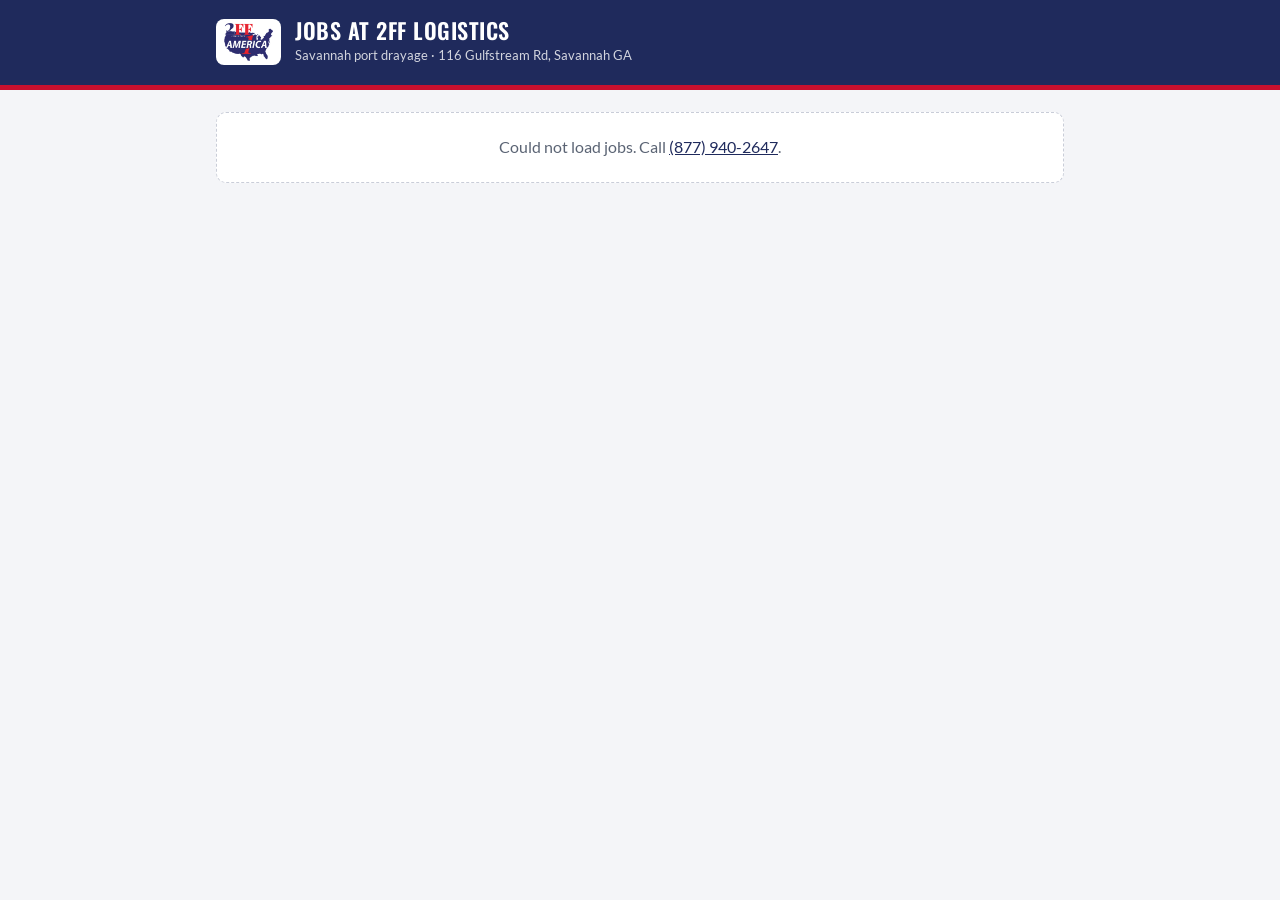
<file: jobs/index.html>
<!doctype html>
<html lang="en">
<head>
<meta charset="utf-8">
<meta name="viewport" content="width=device-width, initial-scale=1">
<title>Jobs at 2FF Logistics · Savannah, GA</title>
<meta name="description" content="Open jobs at 2FF Logistics and 1 Stop Logistics in Savannah, GA: CDL-A port drayage drivers, owner-operators, diesel mechanics and yard crew. Apply in 2 minutes.">
<link rel="canonical" href="https://yard.2f-logistics.com/jobs/">
<link rel="icon" href="/icon-192.png">
<link rel="stylesheet" href="/fonts/fonts.css">
<meta property="og:title" content="Now hiring · 2FF Logistics, Savannah GA">
<meta property="og:description" content="Port drayage drivers, owner-operators, mechanics and yard crew. Apply in 2 minutes.">
<meta property="og:image" content="https://yard.2f-logistics.com/jobs/img/general.jpg">
<style>
:root{--navy:#1F2A5C;--navy2:#2b3a7a;--red:#C8102E;--ink:#1f2933;--mut:#5b6474;--line:#e3e6ee;--bg:#f4f5f8;--card:#fff;--ok:#1F6B29}
*{box-sizing:border-box}
body{margin:0;background:var(--bg);color:var(--ink);font:16px/1.55 Lato,system-ui,-apple-system,Segoe UI,Arial,sans-serif;-webkit-text-size-adjust:100%}
a{color:var(--navy)}
header{background:var(--navy);color:#fff;border-bottom:5px solid var(--red)}
.hw{max-width:880px;margin:0 auto;padding:18px 16px;display:flex;align-items:center;gap:14px}
.hw img{height:46px;background:#fff;border-radius:8px;padding:4px 8px}
.hw b{font:600 22px/1.1 Oswald,Arial Narrow,sans-serif;letter-spacing:.5px;text-transform:uppercase;display:block}
.hw span{font-size:13px;opacity:.8}
main{max-width:880px;margin:0 auto;padding:22px 16px 60px}
h1{font:600 34px/1.1 Oswald,Arial Narrow,sans-serif;text-transform:uppercase;margin:6px 0 6px;color:var(--navy)}
h2{font:600 22px/1.2 Oswald,Arial Narrow,sans-serif;text-transform:uppercase;color:var(--navy);margin:26px 0 8px}
.lead{color:var(--mut);margin:0 0 18px}
.job{display:block;background:var(--card);border:1px solid var(--line);border-left:5px solid var(--red);border-radius:10px;padding:16px 18px;margin:12px 0;text-decoration:none;color:inherit}
.job:hover{border-color:var(--navy2);border-left-color:var(--red)}
.job h3{margin:0 0 4px;font:600 21px/1.2 Oswald,Arial Narrow,sans-serif;color:var(--navy);text-transform:uppercase}
.meta{color:var(--mut);font-size:14px}
.pay{font-weight:700;color:var(--ok)}
.chip{display:inline-block;font-size:12px;font-weight:700;letter-spacing:.3px;text-transform:uppercase;background:#eef0f7;color:var(--navy);border-radius:20px;padding:2px 10px;margin-right:6px}
.go{display:inline-block;margin-top:10px;font-weight:700;color:var(--red)}
.card{background:var(--card);border:1px solid var(--line);border-radius:12px;padding:20px 18px;margin:14px 0}
.desc p{margin:0 0 10px}.desc ul{margin:6px 0 12px;padding-left:20px}
form label{display:block;font-weight:700;font-size:14px;margin:14px 0 5px}
form .hint{font-weight:400;color:var(--mut)}
input,select,textarea{width:100%;font:16px Lato,system-ui,sans-serif;padding:11px 12px;border:1px solid #c9cdd8;border-radius:8px;background:#fff;color:var(--ink)}
input:focus,select:focus,textarea:focus{outline:3px solid #c7cdea;border-color:var(--navy)}
.two{display:grid;grid-template-columns:1fr 1fr;gap:0 12px}
.yn{display:flex;gap:8px}.yn label{flex:1;margin:0;display:flex;align-items:center;justify-content:center;gap:6px;border:1px solid #c9cdd8;border-radius:8px;padding:10px;font-weight:700;cursor:pointer}
.yn input{width:auto}
.check{display:flex;gap:10px;align-items:flex-start;font-weight:400 !important;font-size:14px !important}
.check input{width:20px;height:20px;margin-top:2px;flex:none}
.btn{display:inline-block;width:100%;margin-top:20px;background:var(--red);color:#fff;border:0;border-radius:10px;padding:15px;font:600 20px Oswald,Arial Narrow,sans-serif;text-transform:uppercase;letter-spacing:.5px;cursor:pointer}
.btn:disabled{opacity:.6}
.err{color:var(--red);font-weight:700;margin-top:12px;min-height:1em}
.hp{position:absolute;left:-5000px;width:1px;height:1px;overflow:hidden}
.done{border-left:5px solid var(--ok)}
.done .btn{background:var(--navy);text-decoration:none;text-align:center}
.back{display:inline-block;margin:4px 0 6px;font-weight:700;text-decoration:none}
.fine{color:var(--mut);font-size:13px;margin-top:26px}
.empty{background:var(--card);border:1px dashed #c9cdd8;border-radius:10px;padding:22px;text-align:center;color:var(--mut)}
@media (max-width:520px){h1{font-size:28px}.two{grid-template-columns:1fr}.hw img{height:38px}}
</style>
</head>
<body>
<header><div class="hw"><img src="/logo.png" alt="2FF Logistics · America 1"><div><b>Jobs at 2FF Logistics</b><span>Savannah port drayage · 116 Gulfstream Rd, Savannah GA</span></div></div></header>
<main id="app"><p class="meta">Loading open jobs…</p></main>
<script>
(function(){
var API='https://lzwidcwiejowjhgzkcxo.supabase.co/functions/v1/jobs-public';
var ORG={'2FF':{name:'2FF Logistics LLC',site:'https://www.2f-logistics.com',logo:'https://yard.2f-logistics.com/logo.png'},'1Stop':{name:'1 Stop Logistics LLC',site:'https://yard.2f-logistics.com/jobs/',logo:'https://yard.2f-logistics.com/jobs/img/1stop-general.jpg'}};
var KIND={company_driver:'CDL-A driver',owner_operator:'Owner-operator',mechanic:'Mechanic',yard:'Yard crew',office:'Office',other:'Job'};
var EMP={FULL_TIME:'Full time',PART_TIME:'Part time',CONTRACTOR:'Contractor (1099)',TEMPORARY:'Temporary'};
var app=document.getElementById('app'),q=new URLSearchParams(location.search),slug=q.get('j'),ref=q.get('ref')||q.get('utm_source')||'',t0=Date.now();
function h(tag,attrs,kids){var e=document.createElement(tag);if(attrs)for(var k in attrs){if(k==='text')e.textContent=attrs[k];else if(k==='html')e.innerHTML=attrs[k];else e.setAttribute(k,attrs[k])}(kids||[]).forEach(function(c){if(c)e.append(c)});return e}
function money(n){return '$'+Number(n).toLocaleString('en-US',{maximumFractionDigits:0})}
function pay(j){if(j.pay_min==null)return '';var u=(j.pay_unit||'WEEK').toLowerCase();return money(j.pay_min)+(j.pay_max&&Number(j.pay_max)!==Number(j.pay_min)?'–'+money(j.pay_max):'')+' per '+u+(j.pay_note?' ('+j.pay_note+')':'')}
function esc(s){return String(s==null?'':s).replace(/[&<>"]/g,function(c){return {'&':'&amp;','<':'&lt;','>':'&gt;','"':'&quot;'}[c]})}
function paras(s){return String(s||'').split(/\n{2,}/).map(function(p){return p.trim()?'<p>'+esc(p).replace(/\n/g,'<br>')+'</p>':''}).join('')}
var EEO='2FF Logistics and 1 Stop Logistics are equal opportunity employers. We consider all qualified applicants without regard to race, color, religion, sex, national origin, age, disability, veteran status or any other protected status.';
function descHtml(j){return paras(j.summary)+paras(j.description)+((j.requirements||[]).length?'<p><strong>What you need</strong></p><ul>'+j.requirements.map(function(r){return '<li>'+esc(r)+'</li>'}).join('')+'</ul>':'')+(j.benefits?'<p><strong>What you get</strong></p>'+paras(j.benefits):'')+'<p>'+EEO+'</p>'}
function ld(j){var o=ORG[j.brand]||ORG['2FF'],d={'@context':'https://schema.org/','@type':'JobPosting',title:j.title,description:descHtml(j),identifier:{'@type':'PropertyValue',name:o.name,value:String(j.id)},
  datePosted:(j.published_at||'').slice(0,10),employmentType:j.employment_type,directApply:true,
  hiringOrganization:{'@type':'Organization',name:o.name,sameAs:o.site,logo:o.logo},
  jobLocation:{'@type':'Place',address:{'@type':'PostalAddress',streetAddress:j.street||'',addressLocality:j.city,addressRegion:j.state,postalCode:j.zip||'',addressCountry:'US'}}};
  if(j.valid_through)d.validThrough=j.valid_through;
  if(j.pay_min!=null)d.baseSalary={'@type':'MonetaryAmount',currency:'USD',value:{'@type':'QuantitativeValue',minValue:Number(j.pay_min),maxValue:Number(j.pay_max||j.pay_min),unitText:j.pay_unit||'WEEK'}};
  var s=document.createElement('script');s.type='application/ld+json';s.textContent=JSON.stringify(d);document.head.append(s)}
function get(u){return fetch(u,{headers:{Accept:'application/json'}}).then(function(r){return r.json()})}
function list(){document.title='Jobs at 2FF Logistics · Savannah, GA';
  get(API+'?list=1').then(function(d){app.textContent='';app.append(h('h1',{text:'Now hiring in Savannah'}),h('p',{class:'lead',text:'Port drayage work out of our yard at 116 Gulfstream Rd, near the Garden City terminal. Pick a job and apply in about 2 minutes. We call you back.'}));
    var J=(d&&d.jobs)||[];if(!J.length){app.append(h('div',{class:'empty',html:'No jobs are open right now. Call <a href="tel:+18779402647">(877) 940-2647</a> and leave your name.'}));return}
    J.forEach(function(j){var a=h('a',{class:'job',href:'?j='+encodeURIComponent(j.slug)+(ref?'&ref='+encodeURIComponent(ref):'')});
      a.append(h('h3',{text:j.title}),h('div',{class:'meta'},[h('span',{class:'chip',text:KIND[j.kind]||'Job'}),document.createTextNode((EMP[j.employment_type]||'')+' · '+j.city+', '+j.state)]));
      if(pay(j))a.append(h('div',{class:'pay',text:pay(j)}));if(j.summary)a.append(h('div',{text:j.summary}));a.append(h('span',{class:'go',text:'View and apply →'}));app.append(a)});
    app.append(h('p',{class:'fine',text:EEO}))}).catch(function(){app.innerHTML='<div class="empty">Could not load jobs. Call <a href="tel:+18779402647">(877) 940-2647</a>.</div>'})}
function yn(name,label){var w=h('div'),l=h('label',{text:label}),r=h('div',{class:'yn'});['yes','no'].forEach(function(v){var i=h('input',{type:'radio',name:name,value:v}),b=h('label',{},[i,document.createTextNode(v==='yes'?'Yes':'No')]);r.append(b)});w.append(l,r);return w}
function field(lbl,inp,hint){var w=h('div');w.append(h('label',{for:inp.id},[document.createTextNode(lbl),hint?h('span',{class:'hint',text:' '+hint}):null]),inp);return w}
function detail(){get(API+'?j='+encodeURIComponent(slug)).then(function(d){app.textContent='';
  app.append(h('a',{class:'back',href:'./'+(ref?'?ref='+encodeURIComponent(ref):''),text:'← All jobs'}));
  if(!d||!d.ok){app.append(h('div',{class:'empty',text:(d&&d.error)||'This job is closed.'}));return}
  var j=d.job;document.title=j.title+' · '+j.city+', '+j.state+' · '+((ORG[j.brand]||ORG['2FF']).name);ld(j);
  app.append(h('h1',{text:j.title}),h('div',{class:'meta'},[h('span',{class:'chip',text:KIND[j.kind]||'Job'}),document.createTextNode((EMP[j.employment_type]||'')+' · '+(j.street?j.street+', ':'')+j.city+', '+j.state)]));
  if(pay(j))app.append(h('p',{class:'pay',text:pay(j)}));
  app.append(h('div',{class:'card desc',html:descHtml(j)}));
  var drv=j.kind==='company_driver'||j.kind==='owner_operator',f=h('form',{class:'card',novalidate:''}),err=h('div',{class:'err',role:'alert'});
  var I=function(id,type,ac,ph){return h('input',{id:id,name:id,type:type||'text',autocomplete:ac||'off',placeholder:ph||''})};
  f.append(h('h2',{text:'Apply in 2 minutes'}),h('div',{class:'two'},[field('First name',I('first_name','text','given-name')),field('Last name',I('last_name','text','family-name'))]),
    h('div',{class:'two'},[field('Mobile phone',I('phone','tel','tel','(912) 555-0123')),field('Email',I('email','email','email'),'(optional)')]),
    h('div',{class:'two'},[field('City',I('city','text','address-level2')),field('State',I('state','text','address-level1','GA'))]));
  if(drv){var cls=h('select',{id:'cdl_class',name:'cdl_class'});[['','Choose'],['A','Class A'],['B','Class B'],['none','No CDL yet']].forEach(function(o){cls.append(h('option',{value:o[0],text:o[1]}))});
    f.append(h('div',{class:'two'},[field('CDL',cls),field('Years driving with a CDL',I('cdl_years','number','off','2'))]),h('div',{class:'two'},[yn('hazmat','Hazmat endorsement?'),yn('twic','TWIC card?')]));
    if(j.kind==='owner_operator')f.append(yn('own_truck','Do you own or lease your truck?'))}
  var msg=h('textarea',{id:'message',name:'message',rows:'3',placeholder:drv?'Experience, last company, best time to call':'Experience, best time to call'});f.append(field('Anything we should know?',msg,'(optional)'));
  var sms=h('input',{type:'checkbox',id:'sms_ok',name:'sms_ok'});f.append(h('label',{class:'check',for:'sms_ok'},[sms,document.createTextNode('Text me about this job at the number above. Message and data rates may apply. Reply STOP to opt out.')]));
  var CALLTXT='2FF Logistics may call me at the number above about this job, including calls made by an automated or AI assistant. Not required to apply. I can say stop anytime.';var call=h('input',{type:'checkbox',id:'call_ok',name:'call_ok'});f.append(h('label',{class:'check',for:'call_ok'},[call,document.createTextNode(CALLTXT)]));
  f.append(h('div',{class:'hp','aria-hidden':'true'},[h('label',{for:'website',text:'Website'}),h('input',{id:'website',name:'website',tabindex:'-1',autocomplete:'off'})]));
  var btn=h('button',{class:'btn',type:'submit',text:'Send my application'});f.append(btn,err,h('p',{class:'fine',text:'We use your information only to contact you about jobs at 2FF Logistics and 1 Stop Logistics. '+EEO}));
  f.addEventListener('submit',function(e){e.preventDefault();err.textContent='';var fd=new FormData(f),o={job:j.slug,t:Date.now()-t0,ref:ref};fd.forEach(function(v,k){o[k]=v});o.sms_ok=sms.checked;o.call_ok=call.checked;o.consent_text=call.checked?CALLTXT:'';
    if(!o.first_name||!o.last_name){err.textContent='Enter your first and last name.';return}if(String(o.phone||'').replace(/\D/g,'').length<10){err.textContent='Enter your 10-digit phone number.';return}
    btn.disabled=true;btn.textContent='Sending…';
    fetch(API,{method:'POST',headers:{'Content-Type':'application/json'},body:JSON.stringify(o)}).then(function(r){return r.json()}).then(function(d){
      if(!d||!d.ok){err.textContent=(d&&d.error)||'Could not send. Call (877) 940-2647.';btn.disabled=false;btn.textContent='Send my application';return}
      var ok=h('div',{class:'card done'});ok.append(h('h2',{text:'Thanks, '+o.first_name+'. We got it.'}),h('p',{text:'Someone from our team will call you, usually within one business day.'}));
      if(d.next){ok.append(h('p',{html:'<strong>Next step for drivers:</strong> the DOT driver application (required by federal law before you can drive for us). It takes about 15 minutes.'}),h('a',{class:'btn',href:d.next,target:'_blank',rel:'noopener',text:'Start the DOT application'}))}
      f.replaceWith(ok);ok.scrollIntoView({behavior:'smooth',block:'start'})}).catch(function(){err.textContent='No connection. Try again or call (877) 940-2647.';btn.disabled=false;btn.textContent='Send my application'})});
  app.append(f)}).catch(function(){app.innerHTML='<div class="empty">Could not load this job. Call <a href="tel:+18779402647">(877) 940-2647</a>.</div>'})}
slug?detail():list();
})();
</script>
</body>
</html>
</file>
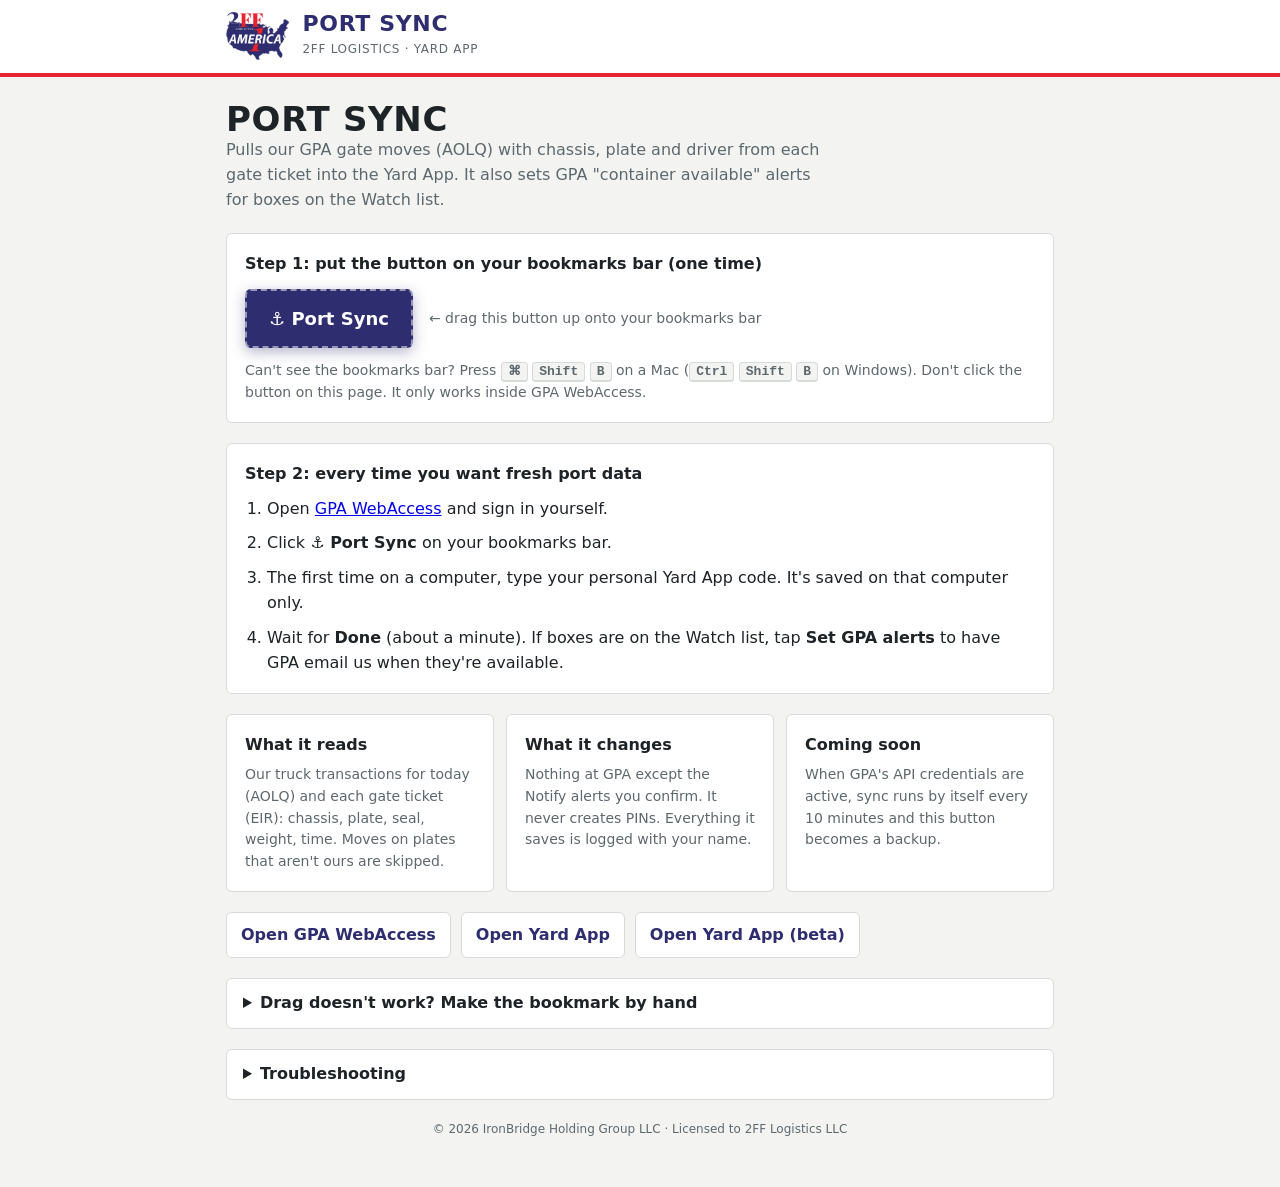
<file: portsync/index.html>
<!doctype html>
<html lang="en"><head><meta charset="utf-8"><meta name="viewport" content="width=device-width, initial-scale=1">
<title>Port Sync</title>
<meta name="robots" content="noindex">
<link rel="icon" href="../icon-192.png">
<style>
:root{--brand:#2e2d6f;--red:#e42430;--bg:#f3f4f2;--panel:#fff;--ink:#1d2326;--muted:#5d686d;--line:#d6dad8;--ok:#1a7f37}
@media (prefers-color-scheme: dark){:root:not([data-theme="light"]){--bg:#15191b;--panel:#1d2225;--ink:#e7eaea;--muted:#9aa5aa;--line:#30383c;--ok:#7fd3a0}}
:root[data-theme="dark"]{--bg:#15191b;--panel:#1d2225;--ink:#e7eaea;--muted:#9aa5aa;--line:#30383c;--ok:#7fd3a0}
*{box-sizing:border-box}
body{margin:0;background:var(--bg);color:var(--ink);font:16px/1.55 system-ui,-apple-system,"Segoe UI",sans-serif}
.top{background:#fff;border-bottom:4px solid var(--red)}
.top .in{max-width:860px;margin:0 auto;padding:12px 16px;display:flex;align-items:center;gap:14px}
.top img{height:48px}
.top b{display:block;font:700 22px/1.1 "Arial Narrow",system-ui,sans-serif;letter-spacing:.03em;text-transform:uppercase;color:#2e2d6f}
.top span{font-size:12px;letter-spacing:.06em;text-transform:uppercase;color:#5d686d}
main{max-width:860px;margin:0 auto;padding:24px 16px 48px;display:flex;flex-direction:column;gap:20px}
h1{font:700 34px/1.1 "Arial Narrow",system-ui,sans-serif;text-transform:uppercase;letter-spacing:.02em;margin:0}
p.lead{margin:0;color:var(--muted);max-width:60ch}
.card{background:var(--panel);border:1px solid var(--line);border-radius:6px;padding:18px}
.drag{display:flex;flex-wrap:wrap;align-items:center;gap:16px}
a.bm{display:inline-flex;align-items:center;gap:10px;background:var(--brand);color:#fff;text-decoration:none;font-weight:700;font-size:18px;padding:14px 22px;border-radius:6px;border:2px dashed rgba(255,255,255,.5);cursor:grab;box-shadow:0 4px 14px rgba(46,45,111,.35)}
a.bm:active{cursor:grabbing}
.arrow{color:var(--muted);font-size:14px}
ol{margin:0;padding-left:22px;display:flex;flex-direction:column;gap:10px}
kbd{font:600 13px ui-monospace,monospace;background:var(--bg);border:1px solid var(--line);border-bottom-width:2px;border-radius:4px;padding:1px 6px}
.grid{display:grid;grid-template-columns:repeat(auto-fit,minmax(240px,1fr));gap:12px}
.grid .card h3{margin:0 0 6px;font-size:16px}
.grid .card p{margin:0;color:var(--muted);font-size:14px}
.links{display:flex;flex-wrap:wrap;gap:10px}
.links a{color:var(--brand);font-weight:600;text-decoration:none;border:1px solid var(--line);background:var(--panel);border-radius:6px;padding:10px 14px}
@media (prefers-color-scheme: dark){.links a{color:#b4b3ff}}
details{background:var(--panel);border:1px solid var(--line);border-radius:6px;padding:12px 16px}
summary{font-weight:600;cursor:pointer}
code.copy{display:block;margin-top:8px;padding:10px;background:var(--bg);border:1px solid var(--line);border-radius:4px;font-size:12px;word-break:break-all}
button.cp{margin-top:8px;font:inherit;font-size:14px;background:var(--brand);color:#fff;border:0;border-radius:4px;padding:8px 14px;cursor:pointer}
footer{text-align:center;font-size:12px;color:var(--muted)}
</style></head><body>
<div class="top"><div class="in"><img src="../logo.png" alt="2FF Logistics · America 1"><div><b>Port Sync</b><span>2FF Logistics · Yard App</span></div></div></div>
<main>
<div><h1>Port Sync</h1><p class="lead">Pulls our GPA gate moves (AOLQ) with chassis, plate and driver from each gate ticket into the Yard App. It also sets GPA "container available" alerts for boxes on the Watch list.</p></div>

<div class="card">
<b>Step 1: put the button on your bookmarks bar (one time)</b>
<div class="drag" style="margin-top:12px">
<a class="bm" id="bm" href="#" title="Drag me to your bookmarks bar">⚓ Port Sync</a>
<span class="arrow">← drag this button up onto your bookmarks bar</span>
</div>
<p style="margin:12px 0 0;color:var(--muted);font-size:14px">Can't see the bookmarks bar? Press <kbd>⌘</kbd> <kbd>Shift</kbd> <kbd>B</kbd> on a Mac (<kbd>Ctrl</kbd> <kbd>Shift</kbd> <kbd>B</kbd> on Windows). Don't click the button on this page. It only works inside GPA WebAccess.</p>
</div>

<div class="card"><b>Step 2: every time you want fresh port data</b>
<ol style="margin-top:10px">
<li>Open <a href="https://webaccess.gaports.com/express/" target="_blank" rel="noopener">GPA WebAccess</a> and sign in yourself.</li>
<li>Click <b>⚓ Port Sync</b> on your bookmarks bar.</li>
<li>The first time on a computer, type your personal Yard App code. It's saved on that computer only.</li>
<li>Wait for <b>Done</b> (about a minute). If boxes are on the Watch list, tap <b>Set GPA alerts</b> to have GPA email us when they're available.</li>
</ol></div>

<div class="grid">
<div class="card"><h3>What it reads</h3><p>Our truck transactions for today (AOLQ) and each gate ticket (EIR): chassis, plate, seal, weight, time. Moves on plates that aren't ours are skipped.</p></div>
<div class="card"><h3>What it changes</h3><p>Nothing at GPA except the Notify alerts you confirm. It never creates PINs. Everything it saves is logged with your name.</p></div>
<div class="card"><h3>Coming soon</h3><p>When GPA's API credentials are active, sync runs by itself every 10 minutes and this button becomes a backup.</p></div>
</div>

<div class="links">
<a href="https://webaccess.gaports.com/express/" target="_blank" rel="noopener">Open GPA WebAccess</a>
<a href="../">Open Yard App</a>
<a href="../beta/">Open Yard App (beta)</a>
</div>

<details><summary>Drag doesn't work? Make the bookmark by hand</summary>
<ol style="margin-top:10px"><li>Right-click the bookmarks bar → <b>Add page…</b></li><li>Name: <b>Port Sync</b></li><li>URL: paste the line below</li></ol>
<code class="copy" id="code"></code><button class="cp" type="button" id="cp">Copy</button>
</details>

<details><summary>Troubleshooting</summary>
<ul style="margin:10px 0 0;padding-left:20px">
<li><b>"Open GPA WebAccess, sign in…"</b>: you clicked it on another site. Go to WebAccess first.</li>
<li><b>"WebAccess signed out"</b>: WebAccess timed out. Sign in again and click Port Sync.</li>
<li><b>"Unknown code"</b>: your Yard App code was mistyped. Click Port Sync again and re-enter it.</li>
<li><b>Tags not on our list</b>: a truck we don't have on file moved a box under AOLQ. Add it on the Port tab → Trucks.</li>
</ul></details>
<footer>© 2026 IronBridge Holding Group LLC · Licensed to 2FF Logistics LLC</footer>
</main>
<script>
var BM="javascript:(function(){var s=document.createElement('script');s.src='https://yard.2f-logistics.com/portsync.js?'+Date.now();document.body.appendChild(s)})()";
var a=document.getElementById('bm');a.setAttribute('href',BM);
a.addEventListener('click',function(e){e.preventDefault();alert('Drag this button to your bookmarks bar, then click it while you are in GPA WebAccess.')});
document.getElementById('code').textContent=BM;
document.getElementById('cp').addEventListener('click',function(){var b=this;try{navigator.clipboard.writeText(BM).then(function(){b.textContent='Copied'},function(){b.textContent='Select and copy the line above'})}catch(e){b.textContent='Select and copy the line above'}});
</script>
</body></html>
</file>
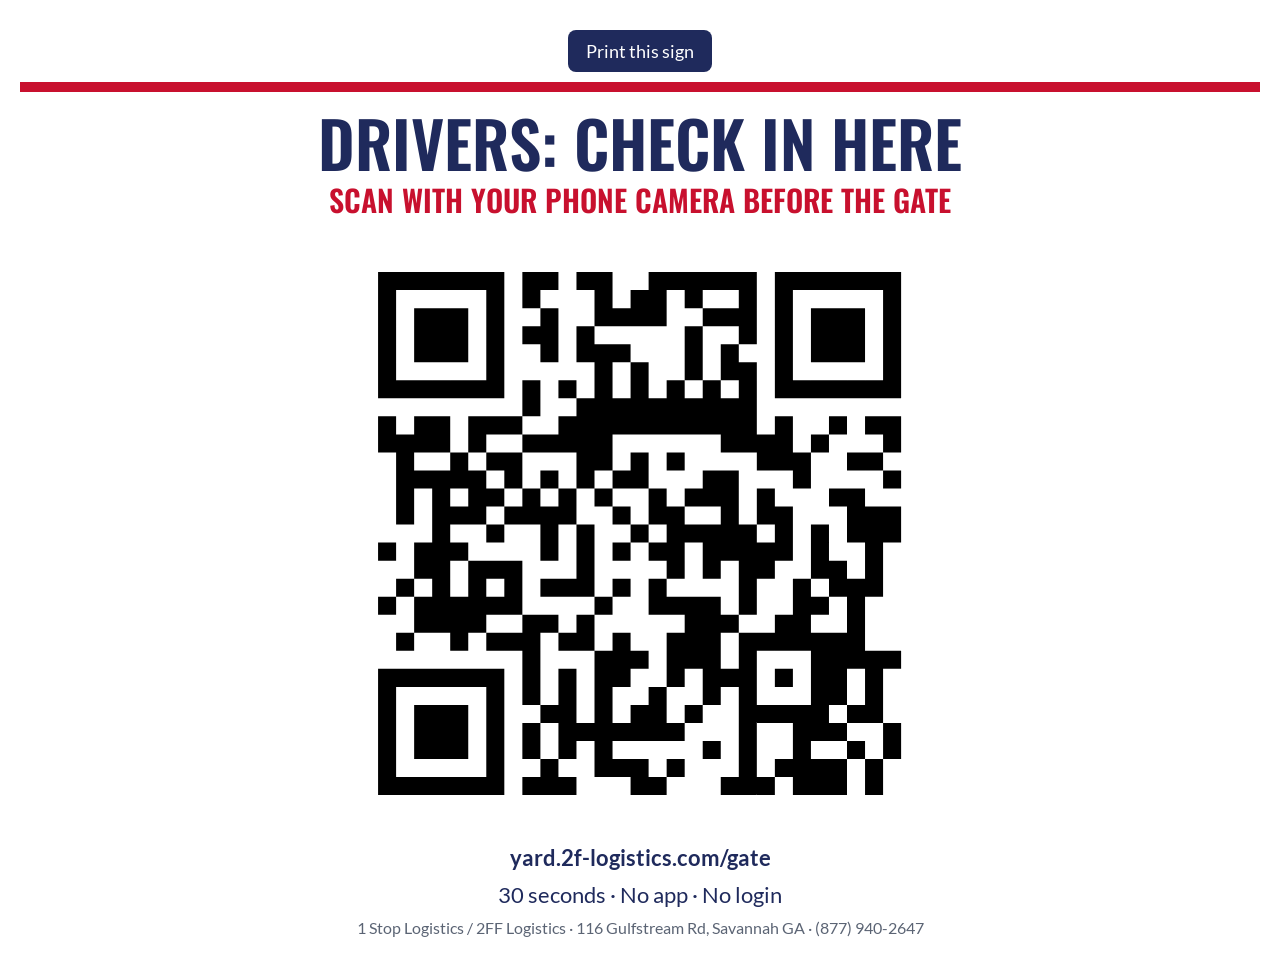
<file: gate/sign.html>
<!doctype html><html lang="en"><head><meta charset="utf-8"><title>Gate check-in sign</title><meta name="robots" content="noindex">
<link rel="stylesheet" href="/fonts/fonts.css"><style>@page{size:letter;margin:0.5in}body{font-family:Lato,Arial,sans-serif;text-align:center;color:#1F2A5C;margin:0}
h1{font:700 64px/1 Oswald,Arial Narrow,sans-serif;text-transform:uppercase;margin:10px 0 0}h2{font:600 30px/1.2 Oswald,Arial Narrow,sans-serif;margin:8px 0 18px;color:#C8102E;text-transform:uppercase}
.q svg{width:6.2in;height:6.2in}p{font-size:22px;margin:10px 0}.s{font-size:16px;color:#5b6474}.bar{border-top:10px solid #C8102E;margin:0 0 18px}
@media screen{body{padding:20px}.pr{display:inline-block;margin:10px;padding:10px 18px;background:#1F2A5C;color:#fff;border-radius:8px;text-decoration:none;font-size:18px}}@media print{.pr{display:none}}</style></head>
<body><a class="pr" href="javascript:print()">Print this sign</a><div class="bar"></div><h1>Drivers: check in here</h1><h2>Scan with your phone camera before the gate</h2>
<div class="q"><svg width="66mm" height="66mm" version="1.1" viewBox="0 0 66 66" xmlns="http://www.w3.org/2000/svg"><path d="M4,4H6V6H4zM6,4H8V6H6zM8,4H10V6H8zM10,4H12V6H10zM12,4H14V6H12zM14,4H16V6H14zM16,4H18V6H16zM20,4H22V6H20zM22,4H24V6H22zM26,4H28V6H26zM28,4H30V6H28zM34,4H36V6H34zM36,4H38V6H36zM38,4H40V6H38zM40,4H42V6H40zM42,4H44V6H42zM44,4H46V6H44zM48,4H50V6H48zM50,4H52V6H50zM52,4H54V6H52zM54,4H56V6H54zM56,4H58V6H56zM58,4H60V6H58zM60,4H62V6H60zM4,6H6V8H4zM16,6H18V8H16zM20,6H22V8H20zM28,6H30V8H28zM32,6H34V8H32zM34,6H36V8H34zM38,6H40V8H38zM44,6H46V8H44zM48,6H50V8H48zM60,6H62V8H60zM4,8H6V10H4zM8,8H10V10H8zM10,8H12V10H10zM12,8H14V10H12zM16,8H18V10H16zM22,8H24V10H22zM28,8H30V10H28zM30,8H32V10H30zM32,8H34V10H32zM34,8H36V10H34zM40,8H42V10H40zM42,8H44V10H42zM44,8H46V10H44zM48,8H50V10H48zM52,8H54V10H52zM54,8H56V10H54zM56,8H58V10H56zM60,8H62V10H60zM4,10H6V12H4zM8,10H10V12H8zM10,10H12V12H10zM12,10H14V12H12zM16,10H18V12H16zM20,10H22V12H20zM22,10H24V12H22zM26,10H28V12H26zM38,10H40V12H38zM44,10H46V12H44zM48,10H50V12H48zM52,10H54V12H52zM54,10H56V12H54zM56,10H58V12H56zM60,10H62V12H60zM4,12H6V14H4zM8,12H10V14H8zM10,12H12V14H10zM12,12H14V14H12zM16,12H18V14H16zM22,12H24V14H22zM26,12H28V14H26zM28,12H30V14H28zM30,12H32V14H30zM38,12H40V14H38zM42,12H44V14H42zM48,12H50V14H48zM52,12H54V14H52zM54,12H56V14H54zM56,12H58V14H56zM60,12H62V14H60zM4,14H6V16H4zM16,14H18V16H16zM28,14H30V16H28zM32,14H34V16H32zM38,14H40V16H38zM42,14H44V16H42zM44,14H46V16H44zM48,14H50V16H48zM60,14H62V16H60zM4,16H6V18H4zM6,16H8V18H6zM8,16H10V18H8zM10,16H12V18H10zM12,16H14V18H12zM14,16H16V18H14zM16,16H18V18H16zM20,16H22V18H20zM24,16H26V18H24zM28,16H30V18H28zM32,16H34V18H32zM36,16H38V18H36zM40,16H42V18H40zM44,16H46V18H44zM48,16H50V18H48zM50,16H52V18H50zM52,16H54V18H52zM54,16H56V18H54zM56,16H58V18H56zM58,16H60V18H58zM60,16H62V18H60zM20,18H22V20H20zM26,18H28V20H26zM28,18H30V20H28zM30,18H32V20H30zM32,18H34V20H32zM34,18H36V20H34zM36,18H38V20H36zM38,18H40V20H38zM40,18H42V20H40zM42,18H44V20H42zM44,18H46V20H44zM4,20H6V22H4zM8,20H10V22H8zM10,20H12V22H10zM14,20H16V22H14zM16,20H18V22H16zM18,20H20V22H18zM24,20H26V22H24zM26,20H28V22H26zM28,20H30V22H28zM30,20H32V22H30zM32,20H34V22H32zM34,20H36V22H34zM36,20H38V22H36zM38,20H40V22H38zM40,20H42V22H40zM42,20H44V22H42zM44,20H46V22H44zM48,20H50V22H48zM54,20H56V22H54zM58,20H60V22H58zM60,20H62V22H60zM4,22H6V24H4zM6,22H8V24H6zM8,22H10V24H8zM10,22H12V24H10zM14,22H16V24H14zM20,22H22V24H20zM22,22H24V24H22zM24,22H26V24H24zM26,22H28V24H26zM28,22H30V24H28zM42,22H44V24H42zM44,22H46V24H44zM46,22H48V24H46zM48,22H50V24H48zM52,22H54V24H52zM60,22H62V24H60zM6,24H8V26H6zM12,24H14V26H12zM16,24H18V26H16zM18,24H20V26H18zM26,24H28V26H26zM28,24H30V26H28zM32,24H34V26H32zM36,24H38V26H36zM46,24H48V26H46zM48,24H50V26H48zM50,24H52V26H50zM56,24H58V26H56zM58,24H60V26H58zM6,26H8V28H6zM8,26H10V28H8zM10,26H12V28H10zM12,26H14V28H12zM14,26H16V28H14zM18,26H20V28H18zM22,26H24V28H22zM26,26H28V28H26zM30,26H32V28H30zM32,26H34V28H32zM40,26H42V28H40zM42,26H44V28H42zM50,26H52V28H50zM60,26H62V28H60zM6,28H8V30H6zM10,28H12V30H10zM14,28H16V30H14zM16,28H18V30H16zM20,28H22V30H20zM24,28H26V30H24zM28,28H30V30H28zM34,28H36V30H34zM38,28H40V30H38zM40,28H42V30H40zM42,28H44V30H42zM46,28H48V30H46zM54,28H56V30H54zM56,28H58V30H56zM6,30H8V32H6zM10,30H12V32H10zM12,30H14V32H12zM14,30H16V32H14zM18,30H20V32H18zM20,30H22V32H20zM22,30H24V32H22zM24,30H26V32H24zM30,30H32V32H30zM34,30H36V32H34zM36,30H38V32H36zM42,30H44V32H42zM46,30H48V32H46zM48,30H50V32H48zM56,30H58V32H56zM58,30H60V32H58zM60,30H62V32H60zM10,32H12V34H10zM16,32H18V34H16zM22,32H24V34H22zM26,32H28V34H26zM32,32H34V34H32zM36,32H38V34H36zM38,32H40V34H38zM40,32H42V34H40zM42,32H44V34H42zM44,32H46V34H44zM48,32H50V34H48zM52,32H54V34H52zM56,32H58V34H56zM58,32H60V34H58zM60,32H62V34H60zM4,34H6V36H4zM8,34H10V36H8zM10,34H12V36H10zM12,34H14V36H12zM22,34H24V36H22zM26,34H28V36H26zM30,34H32V36H30zM34,34H36V36H34zM36,34H38V36H36zM40,34H42V36H40zM42,34H44V36H42zM44,34H46V36H44zM46,34H48V36H46zM48,34H50V36H48zM52,34H54V36H52zM58,34H60V36H58zM8,36H10V38H8zM10,36H12V38H10zM14,36H16V38H14zM16,36H18V38H16zM18,36H20V38H18zM26,36H28V38H26zM36,36H38V38H36zM40,36H42V38H40zM44,36H46V38H44zM46,36H48V38H46zM52,36H54V38H52zM54,36H56V38H54zM58,36H60V38H58zM6,38H8V40H6zM10,38H12V40H10zM14,38H16V40H14zM18,38H20V40H18zM22,38H24V40H22zM24,38H26V40H24zM26,38H28V40H26zM30,38H32V40H30zM34,38H36V40H34zM44,38H46V40H44zM50,38H52V40H50zM54,38H56V40H54zM56,38H58V40H56zM58,38H60V40H58zM4,40H6V42H4zM8,40H10V42H8zM10,40H12V42H10zM12,40H14V42H12zM14,40H16V42H14zM16,40H18V42H16zM18,40H20V42H18zM28,40H30V42H28zM34,40H36V42H34zM36,40H38V42H36zM38,40H40V42H38zM40,40H42V42H40zM44,40H46V42H44zM50,40H52V42H50zM52,40H54V42H52zM56,40H58V42H56zM8,42H10V44H8zM10,42H12V44H10zM12,42H14V44H12zM14,42H16V44H14zM20,42H22V44H20zM22,42H24V44H22zM26,42H28V44H26zM38,42H40V44H38zM40,42H42V44H40zM42,42H44V44H42zM48,42H50V44H48zM50,42H52V44H50zM56,42H58V44H56zM6,44H8V46H6zM12,44H14V46H12zM16,44H18V46H16zM18,44H20V46H18zM20,44H22V46H20zM24,44H26V46H24zM26,44H28V46H26zM30,44H32V46H30zM36,44H38V46H36zM38,44H40V46H38zM40,44H42V46H40zM44,44H46V46H44zM46,44H48V46H46zM48,44H50V46H48zM50,44H52V46H50zM52,44H54V46H52zM54,44H56V46H54zM56,44H58V46H56zM20,46H22V48H20zM28,46H30V48H28zM30,46H32V48H30zM32,46H34V48H32zM36,46H38V48H36zM38,46H40V48H38zM40,46H42V48H40zM44,46H46V48H44zM52,46H54V48H52zM54,46H56V48H54zM56,46H58V48H56zM58,46H60V48H58zM60,46H62V48H60zM4,48H6V50H4zM6,48H8V50H6zM8,48H10V50H8zM10,48H12V50H10zM12,48H14V50H12zM14,48H16V50H14zM16,48H18V50H16zM20,48H22V50H20zM24,48H26V50H24zM28,48H30V50H28zM30,48H32V50H30zM36,48H38V50H36zM40,48H42V50H40zM42,48H44V50H42zM44,48H46V50H44zM48,48H50V50H48zM52,48H54V50H52zM54,48H56V50H54zM58,48H60V50H58zM4,50H6V52H4zM16,50H18V52H16zM20,50H22V52H20zM24,50H26V52H24zM28,50H30V52H28zM34,50H36V52H34zM40,50H42V52H40zM44,50H46V52H44zM52,50H54V52H52zM54,50H56V52H54zM58,50H60V52H58zM4,52H6V54H4zM8,52H10V54H8zM10,52H12V54H10zM12,52H14V54H12zM16,52H18V54H16zM22,52H24V54H22zM24,52H26V54H24zM28,52H30V54H28zM32,52H34V54H32zM34,52H36V54H34zM38,52H40V54H38zM44,52H46V54H44zM46,52H48V54H46zM48,52H50V54H48zM50,52H52V54H50zM52,52H54V54H52zM56,52H58V54H56zM58,52H60V54H58zM4,54H6V56H4zM8,54H10V56H8zM10,54H12V56H10zM12,54H14V56H12zM16,54H18V56H16zM20,54H22V56H20zM24,54H26V56H24zM26,54H28V56H26zM28,54H30V56H28zM30,54H32V56H30zM32,54H34V56H32zM34,54H36V56H34zM36,54H38V56H36zM44,54H46V56H44zM50,54H52V56H50zM52,54H54V56H52zM54,54H56V56H54zM60,54H62V56H60zM4,56H6V58H4zM8,56H10V58H8zM10,56H12V58H10zM12,56H14V58H12zM16,56H18V58H16zM20,56H22V58H20zM24,56H26V58H24zM28,56H30V58H28zM40,56H42V58H40zM44,56H46V58H44zM50,56H52V58H50zM56,56H58V58H56zM60,56H62V58H60zM4,58H6V60H4zM16,58H18V60H16zM22,58H24V60H22zM28,58H30V60H28zM30,58H32V60H30zM32,58H34V60H32zM36,58H38V60H36zM44,58H46V60H44zM48,58H50V60H48zM50,58H52V60H50zM52,58H54V60H52zM54,58H56V60H54zM58,58H60V60H58zM4,60H6V62H4zM6,60H8V62H6zM8,60H10V62H8zM10,60H12V62H10zM12,60H14V62H12zM14,60H16V62H14zM16,60H18V62H16zM20,60H22V62H20zM22,60H24V62H22zM24,60H26V62H24zM32,60H34V62H32zM34,60H36V62H34zM42,60H44V62H42zM44,60H46V62H44zM46,60H48V62H46zM50,60H52V62H50zM52,60H54V62H52zM54,60H56V62H54zM58,60H60V62H58z" id="qr-path" fill="#000000" fill-opacity="1" fill-rule="nonzero" stroke="none"/></svg></div><p><b>yard.2f-logistics.com/gate</b></p><p>30 seconds · No app · No login</p><p class="s">1 Stop Logistics / 2FF Logistics · 116 Gulfstream Rd, Savannah GA · (877) 940-2647</p></body></html>
</file>
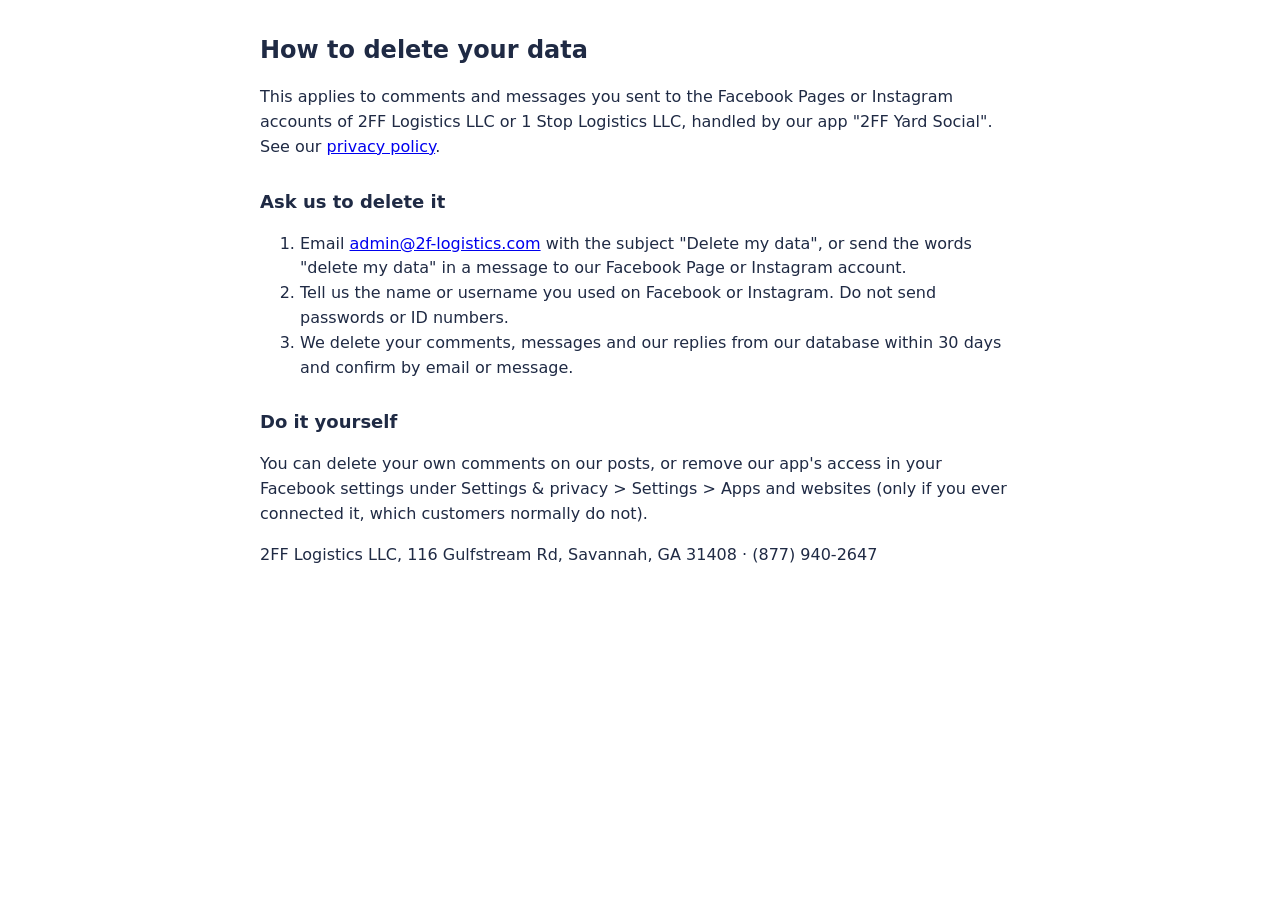
<file: legal/data-deletion.html>
<!doctype html>
<html lang="en"><head><meta charset="utf-8"><meta name="viewport" content="width=device-width, initial-scale=1">
<title>2FF Yard Social – Data Deletion</title>
<style>body{font:16px/1.55 system-ui,-apple-system,Segoe UI,Roboto,sans-serif;max-width:760px;margin:32px auto;padding:0 16px;color:#1f2a44;background:#fff}h1{font-size:24px}h2{font-size:18px;margin-top:28px}</style>
</head><body>
<h1>How to delete your data</h1>
<p>This applies to comments and messages you sent to the Facebook Pages or Instagram accounts of 2FF Logistics LLC or 1 Stop Logistics LLC, handled by our app "2FF Yard Social". See our <a href="/legal/social-privacy.html">privacy policy</a>.</p>
<h2>Ask us to delete it</h2>
<ol>
<li>Email <a href="mailto:admin@2f-logistics.com">admin@2f-logistics.com</a> with the subject "Delete my data", or send the words "delete my data" in a message to our Facebook Page or Instagram account.</li>
<li>Tell us the name or username you used on Facebook or Instagram. Do not send passwords or ID numbers.</li>
<li>We delete your comments, messages and our replies from our database within 30 days and confirm by email or message.</li>
</ol>
<h2>Do it yourself</h2>
<p>You can delete your own comments on our posts, or remove our app's access in your Facebook settings under Settings &amp; privacy &gt; Settings &gt; Apps and websites (only if you ever connected it, which customers normally do not).</p>
<p>2FF Logistics LLC, 116 Gulfstream Rd, Savannah, GA 31408 · (877) 940-2647</p>
</body></html>
</file>
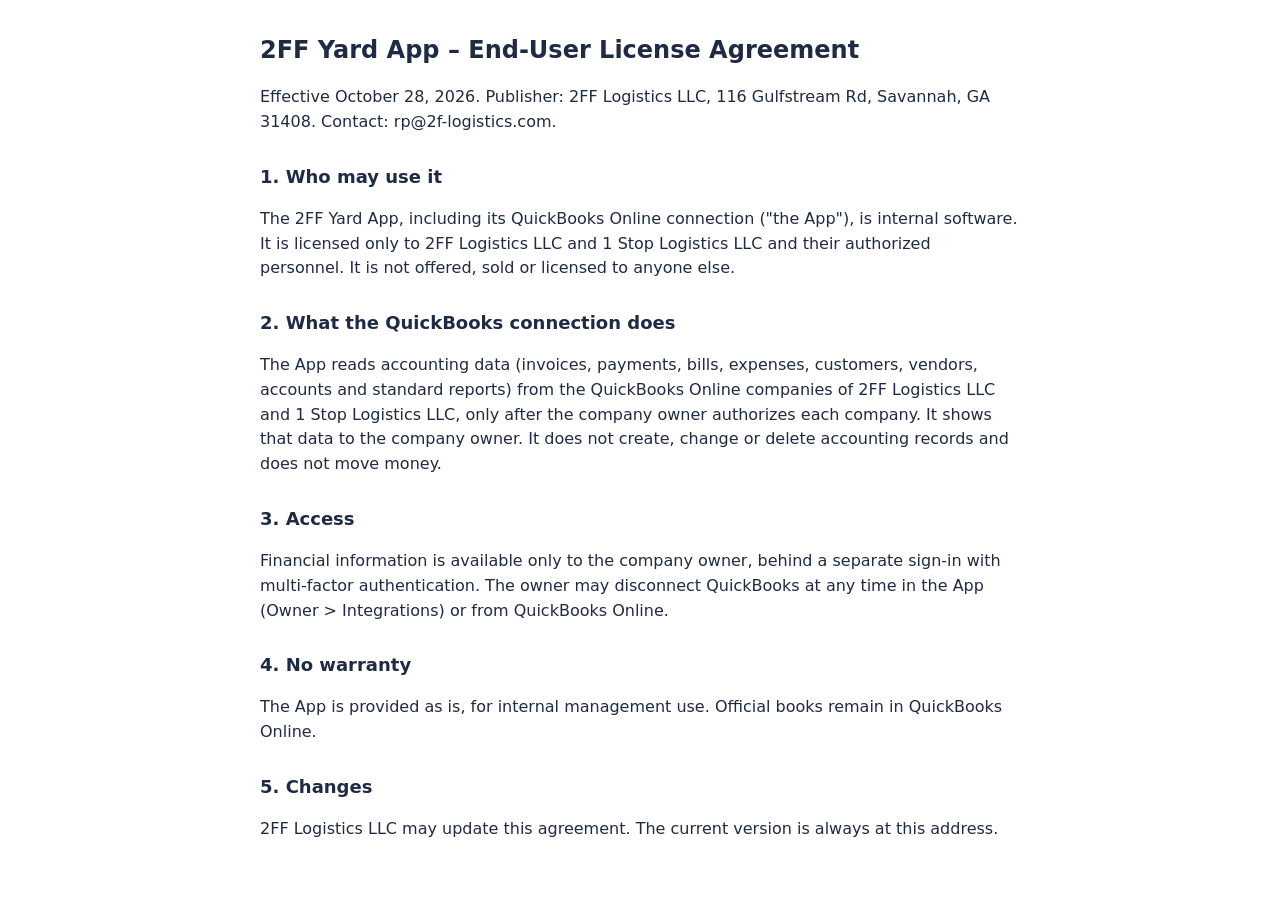
<file: legal/eula.html>
<!doctype html><html lang="en"><head><meta charset="utf-8"><meta name="viewport" content="width=device-width,initial-scale=1"><title>2FF Yard App – End-User License Agreement</title>
<style>body{font:16px/1.55 system-ui,-apple-system,Segoe UI,Roboto,sans-serif;max-width:760px;margin:32px auto;padding:0 16px;color:#1f2a44;background:#fff}h1{font-size:24px}h2{font-size:18px;margin-top:28px}</style></head><body>
<h1>2FF Yard App – End-User License Agreement</h1>
<p>Effective October 28, 2026. Publisher: 2FF Logistics LLC, 116 Gulfstream Rd, Savannah, GA 31408. Contact: rp@2f-logistics.com.</p>
<h2>1. Who may use it</h2>
<p>The 2FF Yard App, including its QuickBooks Online connection ("the App"), is internal software. It is licensed only to 2FF Logistics LLC and 1 Stop Logistics LLC and their authorized personnel. It is not offered, sold or licensed to anyone else.</p>
<h2>2. What the QuickBooks connection does</h2>
<p>The App reads accounting data (invoices, payments, bills, expenses, customers, vendors, accounts and standard reports) from the QuickBooks Online companies of 2FF Logistics LLC and 1 Stop Logistics LLC, only after the company owner authorizes each company. It shows that data to the company owner. It does not create, change or delete accounting records and does not move money.</p>
<h2>3. Access</h2>
<p>Financial information is available only to the company owner, behind a separate sign-in with multi-factor authentication. The owner may disconnect QuickBooks at any time in the App (Owner &gt; Integrations) or from QuickBooks Online.</p>
<h2>4. No warranty</h2>
<p>The App is provided as is, for internal management use. Official books remain in QuickBooks Online.</p>
<h2>5. Changes</h2>
<p>2FF Logistics LLC may update this agreement. The current version is always at this address.</p>
</body></html>
</file>
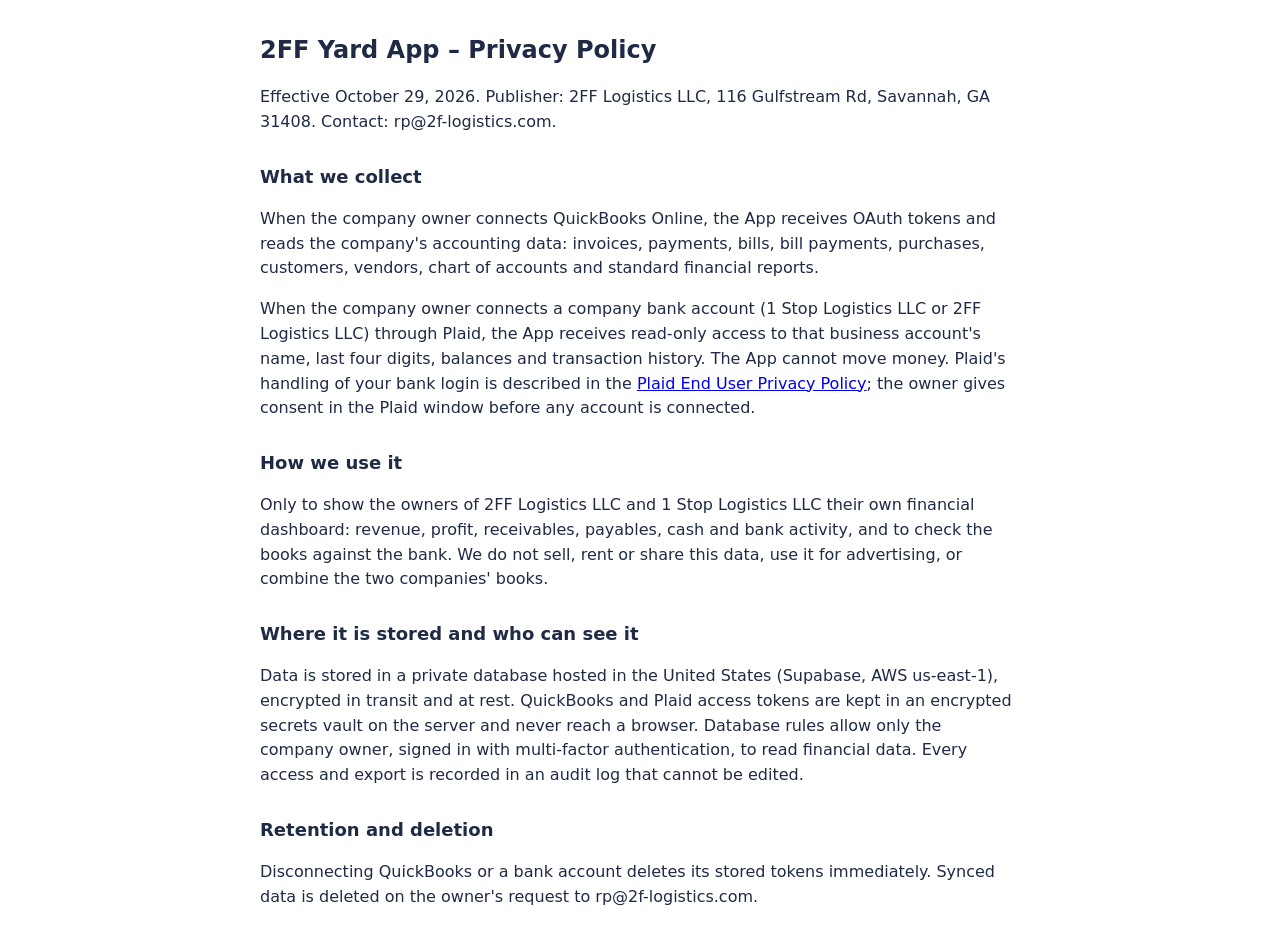
<file: legal/privacy.html>
<!doctype html><html lang="en"><head><meta charset="utf-8"><meta name="viewport" content="width=device-width,initial-scale=1"><title>2FF Yard App – Privacy Policy</title>
<style>body{font:16px/1.55 system-ui,-apple-system,Segoe UI,Roboto,sans-serif;max-width:760px;margin:32px auto;padding:0 16px;color:#1f2a44;background:#fff}h1{font-size:24px}h2{font-size:18px;margin-top:28px}</style></head><body>
<h1>2FF Yard App – Privacy Policy</h1>
<p>Effective October 29, 2026. Publisher: 2FF Logistics LLC, 116 Gulfstream Rd, Savannah, GA 31408. Contact: rp@2f-logistics.com.</p>
<h2>What we collect</h2>
<p>When the company owner connects QuickBooks Online, the App receives OAuth tokens and reads the company's accounting data: invoices, payments, bills, bill payments, purchases, customers, vendors, chart of accounts and standard financial reports.</p>
<p>When the company owner connects a company bank account (1 Stop Logistics LLC or 2FF Logistics LLC) through Plaid, the App receives read-only access to that business account's name, last four digits, balances and transaction history. The App cannot move money. Plaid's handling of your bank login is described in the <a href="https://plaid.com/legal/#end-user-privacy-policy">Plaid End User Privacy Policy</a>; the owner gives consent in the Plaid window before any account is connected.</p>
<h2>How we use it</h2>
<p>Only to show the owners of 2FF Logistics LLC and 1 Stop Logistics LLC their own financial dashboard: revenue, profit, receivables, payables, cash and bank activity, and to check the books against the bank. We do not sell, rent or share this data, use it for advertising, or combine the two companies' books.</p>
<h2>Where it is stored and who can see it</h2>
<p>Data is stored in a private database hosted in the United States (Supabase, AWS us-east-1), encrypted in transit and at rest. QuickBooks and Plaid access tokens are kept in an encrypted secrets vault on the server and never reach a browser. Database rules allow only the company owner, signed in with multi-factor authentication, to read financial data. Every access and export is recorded in an audit log that cannot be edited.</p>
<h2>Retention and deletion</h2>
<p>Disconnecting QuickBooks or a bank account deletes its stored tokens immediately. Synced data is deleted on the owner's request to rp@2f-logistics.com.</p>
</body></html>
</file>
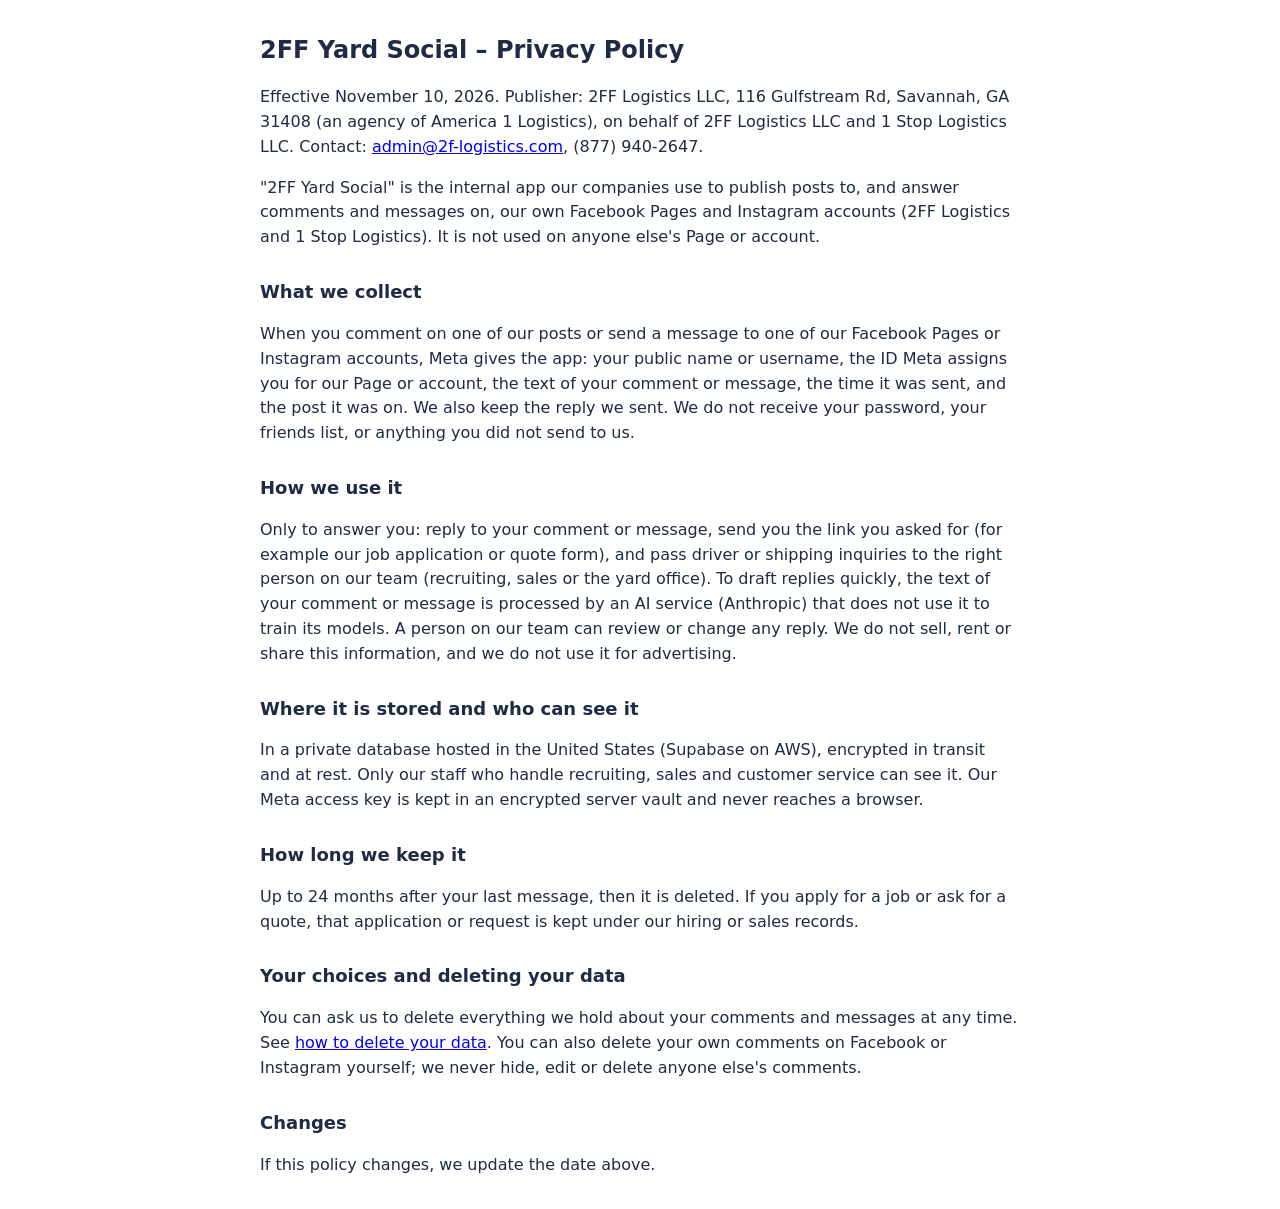
<file: legal/social-privacy.html>
<!doctype html>
<html lang="en"><head><meta charset="utf-8"><meta name="viewport" content="width=device-width, initial-scale=1">
<title>2FF Yard Social – Privacy Policy</title>
<style>body{font:16px/1.55 system-ui,-apple-system,Segoe UI,Roboto,sans-serif;max-width:760px;margin:32px auto;padding:0 16px;color:#1f2a44;background:#fff}h1{font-size:24px}h2{font-size:18px;margin-top:28px}</style>
</head><body>
<h1>2FF Yard Social – Privacy Policy</h1>
<p>Effective November 10, 2026. Publisher: 2FF Logistics LLC, 116 Gulfstream Rd, Savannah, GA 31408 (an agency of America 1 Logistics), on behalf of 2FF Logistics LLC and 1 Stop Logistics LLC. Contact: <a href="mailto:admin@2f-logistics.com">admin@2f-logistics.com</a>, (877) 940-2647.</p>
<p>"2FF Yard Social" is the internal app our companies use to publish posts to, and answer comments and messages on, our own Facebook Pages and Instagram accounts (2FF Logistics and 1 Stop Logistics). It is not used on anyone else's Page or account.</p>
<h2>What we collect</h2>
<p>When you comment on one of our posts or send a message to one of our Facebook Pages or Instagram accounts, Meta gives the app: your public name or username, the ID Meta assigns you for our Page or account, the text of your comment or message, the time it was sent, and the post it was on. We also keep the reply we sent. We do not receive your password, your friends list, or anything you did not send to us.</p>
<h2>How we use it</h2>
<p>Only to answer you: reply to your comment or message, send you the link you asked for (for example our job application or quote form), and pass driver or shipping inquiries to the right person on our team (recruiting, sales or the yard office). To draft replies quickly, the text of your comment or message is processed by an AI service (Anthropic) that does not use it to train its models. A person on our team can review or change any reply. We do not sell, rent or share this information, and we do not use it for advertising.</p>
<h2>Where it is stored and who can see it</h2>
<p>In a private database hosted in the United States (Supabase on AWS), encrypted in transit and at rest. Only our staff who handle recruiting, sales and customer service can see it. Our Meta access key is kept in an encrypted server vault and never reaches a browser.</p>
<h2>How long we keep it</h2>
<p>Up to 24 months after your last message, then it is deleted. If you apply for a job or ask for a quote, that application or request is kept under our hiring or sales records.</p>
<h2>Your choices and deleting your data</h2>
<p>You can ask us to delete everything we hold about your comments and messages at any time. See <a href="/legal/data-deletion.html">how to delete your data</a>. You can also delete your own comments on Facebook or Instagram yourself; we never hide, edit or delete anyone else's comments.</p>
<h2>Changes</h2>
<p>If this policy changes, we update the date above.</p>
</body></html>
</file>
<file: fonts/fonts.css>
@font-face{font-family:'IBM Plex Mono';font-style:normal;font-weight:500;font-display:swap;src:url(IBMPlexMono-500.woff2) format('woff2');unicode-range:U+0000-00FF, U+0131, U+0152-0153, U+02BB-02BC, U+02C6, U+02DA, U+02DC, U+0304, U+0308, U+0329, U+2000-206F, U+20AC, U+2122, U+2191, U+2193, U+2212, U+2215, U+FEFF, U+FFFD}
@font-face{font-family:'Lato';font-style:normal;font-weight:400;font-display:swap;src:url(Lato-400.woff2) format('woff2');unicode-range:U+0000-00FF, U+0131, U+0152-0153, U+02BB-02BC, U+02C6, U+02DA, U+02DC, U+0304, U+0308, U+0329, U+2000-206F, U+20AC, U+2122, U+2191, U+2193, U+2212, U+2215, U+FEFF, U+FFFD}
@font-face{font-family:'Lato';font-style:normal;font-weight:700;font-display:swap;src:url(Lato-700.woff2) format('woff2');unicode-range:U+0000-00FF, U+0131, U+0152-0153, U+02BB-02BC, U+02C6, U+02DA, U+02DC, U+0304, U+0308, U+0329, U+2000-206F, U+20AC, U+2122, U+2191, U+2193, U+2212, U+2215, U+FEFF, U+FFFD}
@font-face{font-family:'Oswald';font-style:normal;font-weight:500;font-display:swap;src:url(Oswald-500.woff2) format('woff2');unicode-range:U+0000-00FF, U+0131, U+0152-0153, U+02BB-02BC, U+02C6, U+02DA, U+02DC, U+0304, U+0308, U+0329, U+2000-206F, U+20AC, U+2122, U+2191, U+2193, U+2212, U+2215, U+FEFF, U+FFFD}
@font-face{font-family:'Oswald';font-style:normal;font-weight:600;font-display:swap;src:url(Oswald-600.woff2) format('woff2');unicode-range:U+0000-00FF, U+0131, U+0152-0153, U+02BB-02BC, U+02C6, U+02DA, U+02DC, U+0304, U+0308, U+0329, U+2000-206F, U+20AC, U+2122, U+2191, U+2193, U+2212, U+2215, U+FEFF, U+FFFD}
</file>
